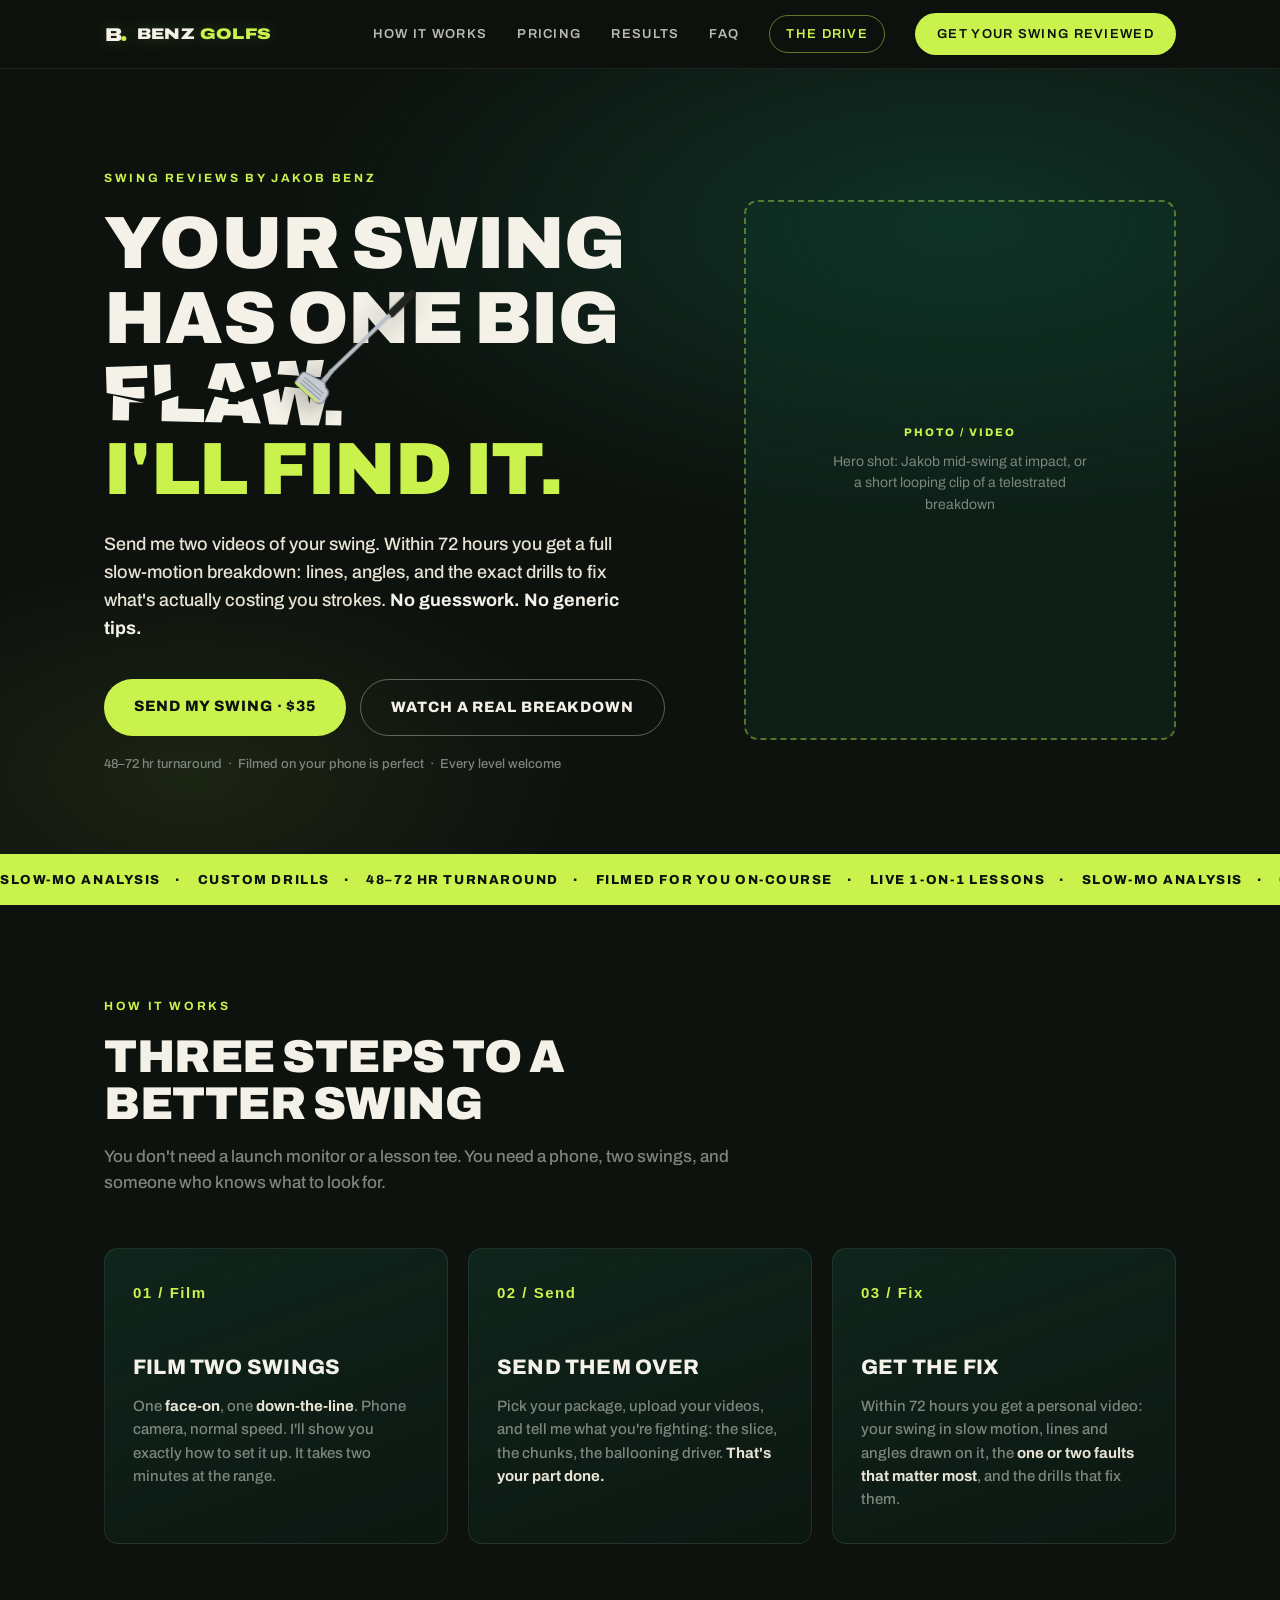
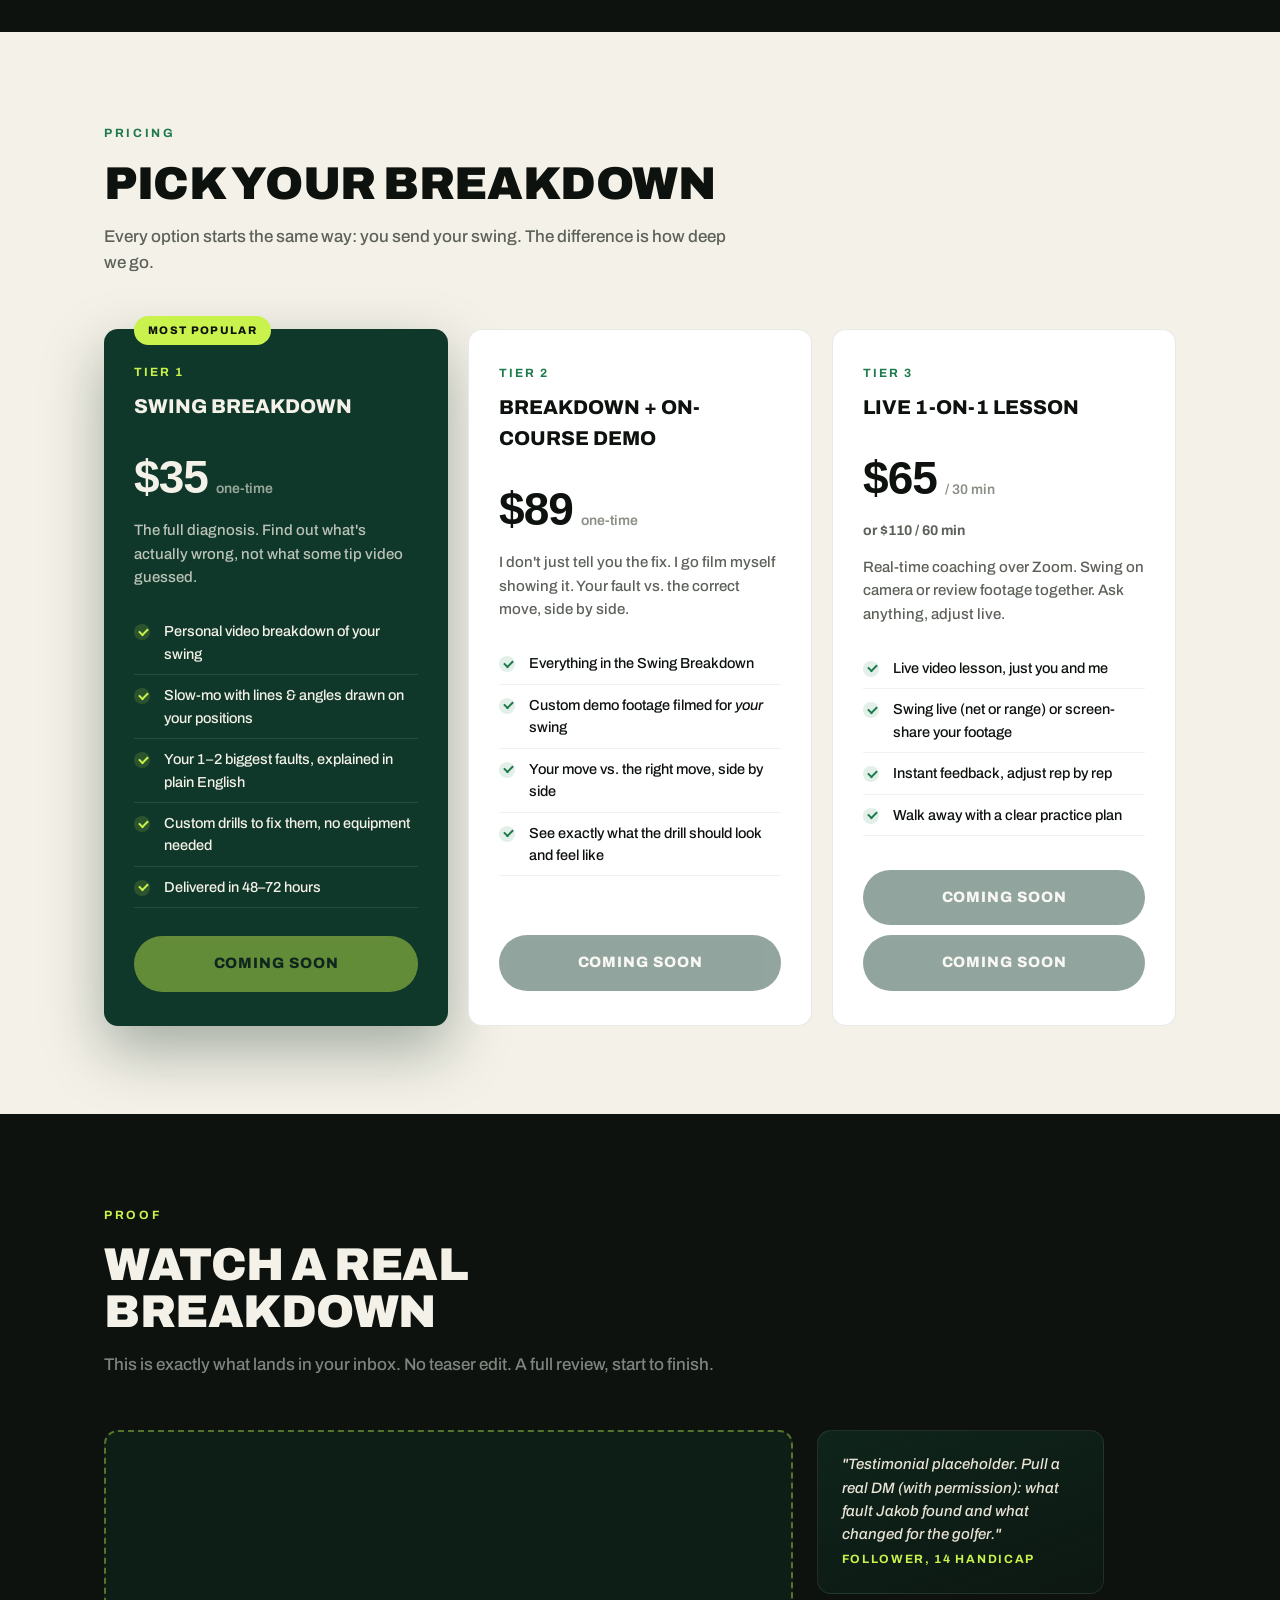
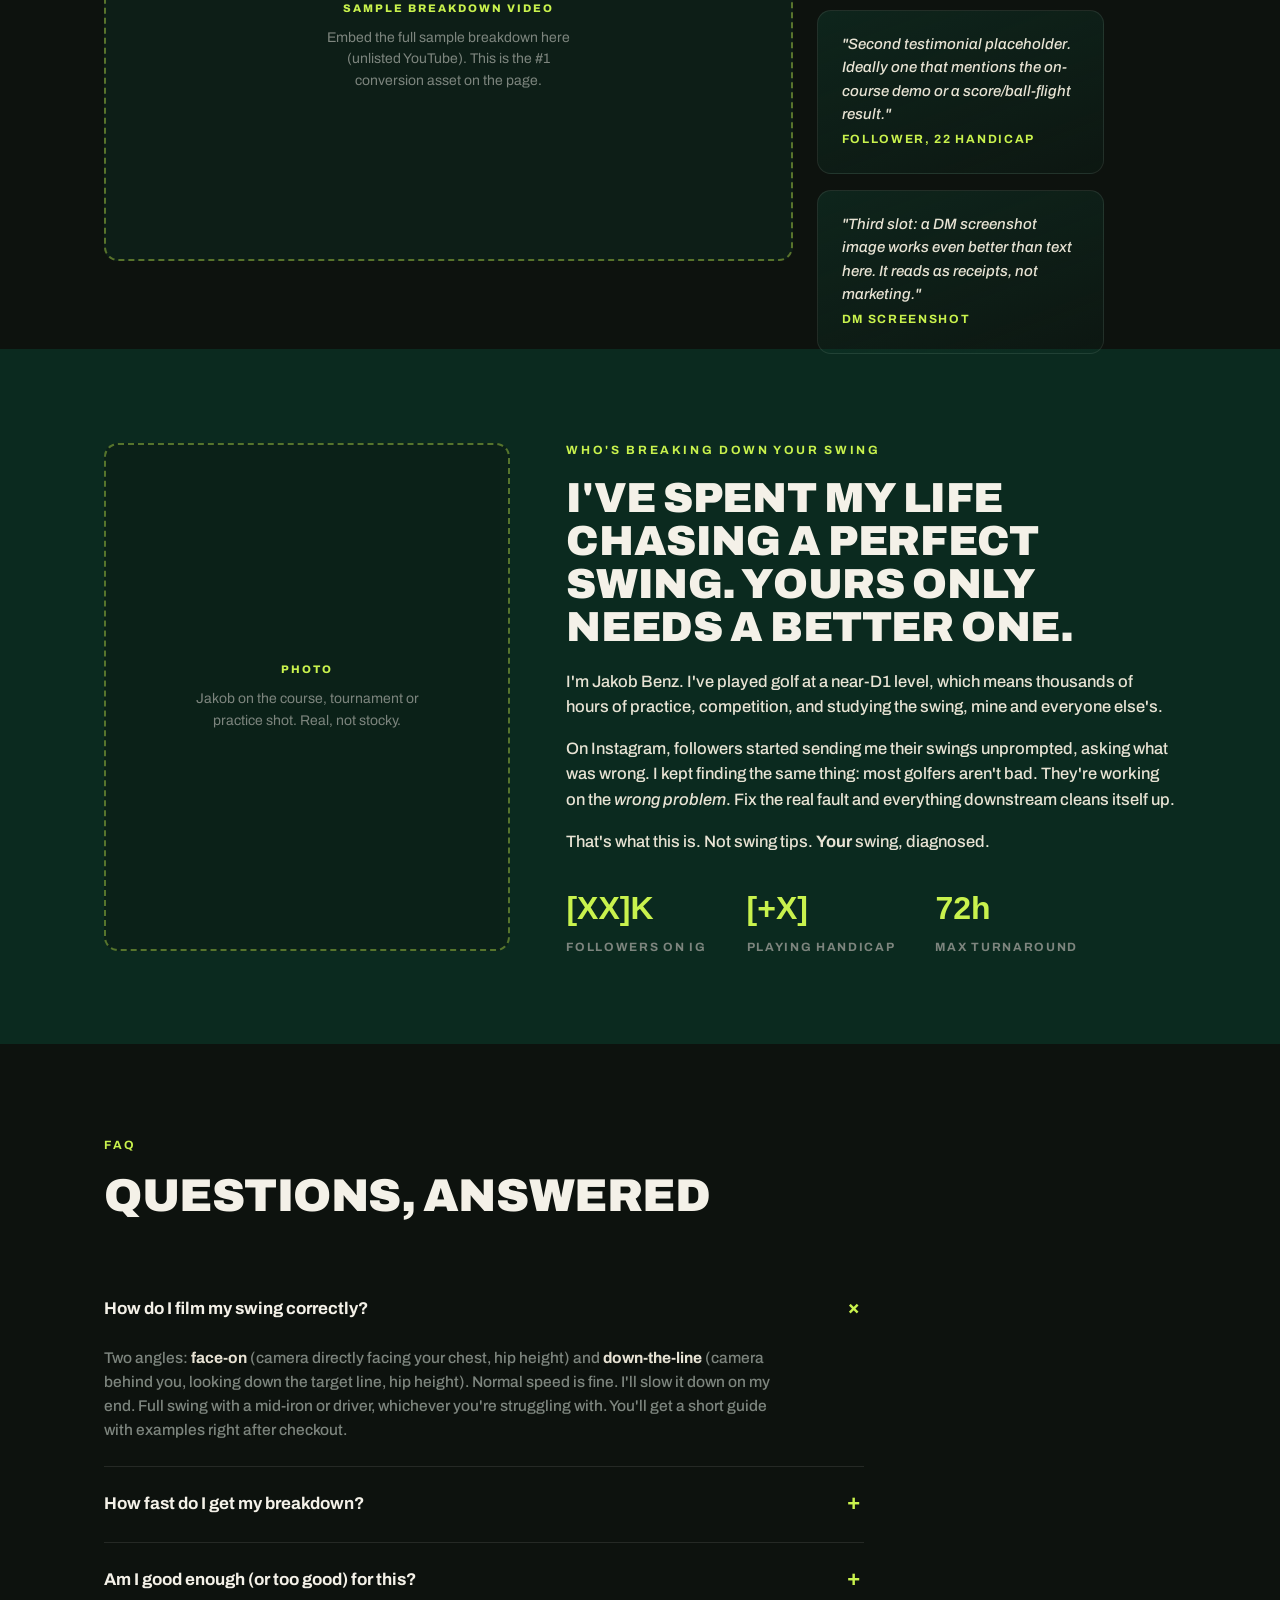
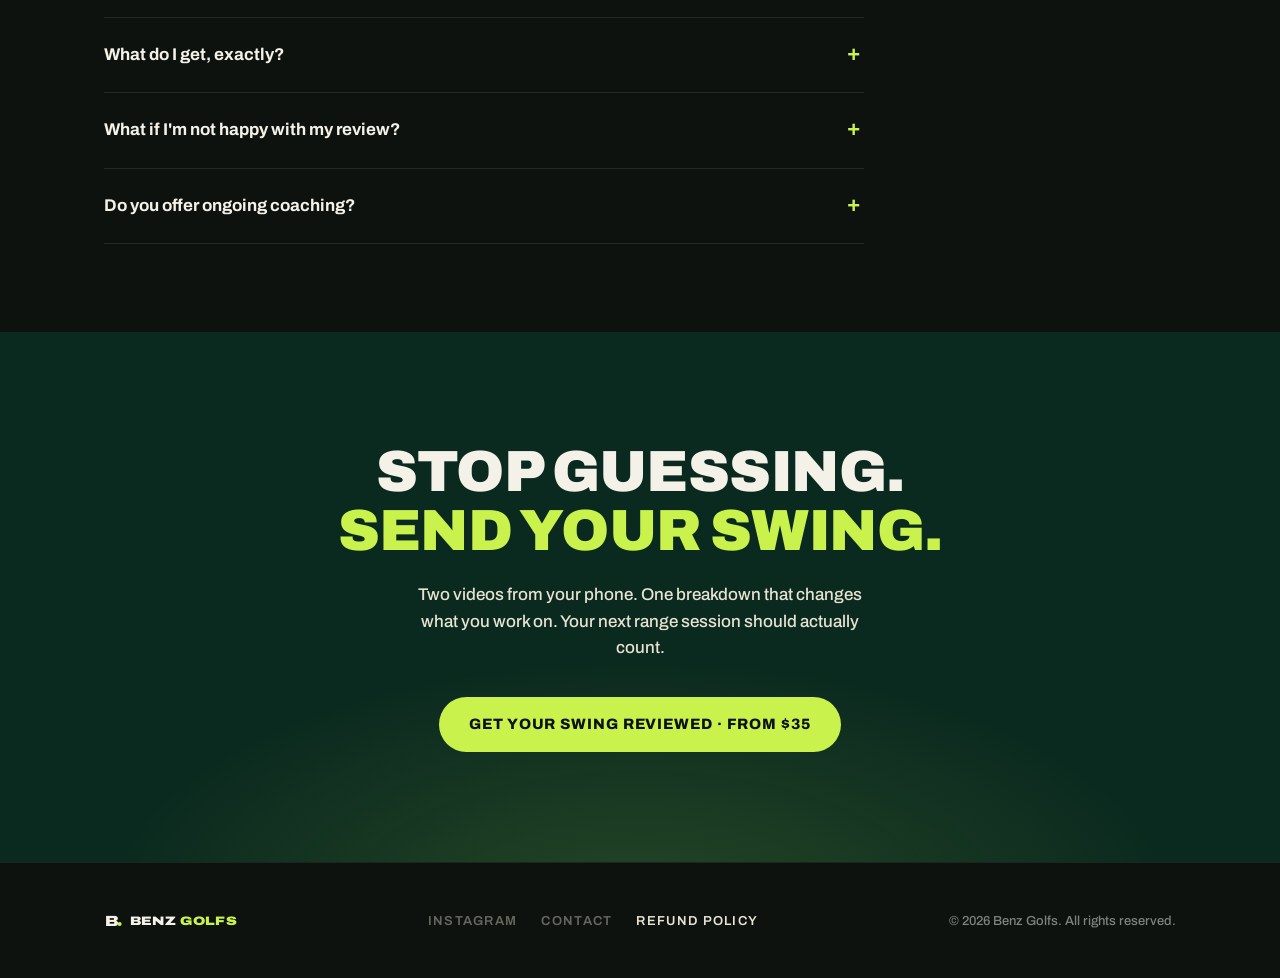
<file: index.html>
<!DOCTYPE html>
<html lang="en">
<head>
<meta charset="UTF-8">
<meta name="viewport" content="width=device-width, initial-scale=1.0">
<title>Benz Golfs | Send Your Swing. Get the Fix.</title>
<link rel="icon" type="image/png" href="[data-uri]">
<meta name="description" content="Benz Golfs: personal swing breakdowns from Jakob Benz. Send two videos of your swing and get a full video analysis of what's wrong and exactly how to fix it.">
<link rel="preconnect" href="https://fonts.googleapis.com">
<link rel="preconnect" href="https://fonts.gstatic.com" crossorigin>
<link href="https://fonts.googleapis.com/css2?family=Archivo:ital,wght@0,400;0,500;0,600;0,700;0,800;0,900;1,500&family=Archivo+Expanded:wght@700;800;900&display=swap" rel="stylesheet">
<style>
  :root {
    --ink: #0d120e;
    --pine: #10382a;
    --pine-deep: #0b2a1f;
    --cream: #f4f1e8;
    --cream-dim: #e8e3d4;
    --volt: #c9f24d;
    --volt-dim: #a8d434;
    --gray: #7d857e;
    --radius: 14px;
  }
  * { margin: 0; padding: 0; box-sizing: border-box; }
  html { scroll-behavior: smooth; }
  body {
    font-family: 'Archivo', -apple-system, BlinkMacSystemFont, 'Segoe UI', sans-serif;
    background: var(--ink);
    color: var(--cream);
    line-height: 1.55;
    -webkit-font-smoothing: antialiased;
  }
  .display {
    font-family: 'Archivo Expanded', 'Archivo', sans-serif;
    font-weight: 900;
    text-transform: uppercase;
    letter-spacing: -0.01em;
    line-height: 1.02;
  }
  .wrap { max-width: 1120px; margin: 0 auto; padding: 0 24px; }
  .eyebrow {
    display: inline-block;
    font-size: 12px;
    font-weight: 700;
    text-transform: uppercase;
    letter-spacing: 0.22em;
    color: var(--volt);
    margin-bottom: 18px;
  }
  .btn {
    display: inline-block;
    font-family: 'Archivo', sans-serif;
    font-weight: 800;
    font-size: 15px;
    text-transform: uppercase;
    letter-spacing: 0.06em;
    text-decoration: none;
    padding: 16px 30px;
    border-radius: 999px;
    transition: transform .15s ease, box-shadow .15s ease;
    cursor: pointer;
    border: none;
  }
  .btn:hover { transform: translateY(-2px); }
  .btn-volt { background: var(--volt); color: var(--ink); box-shadow: 0 0 0 rgba(201,242,77,0); }
  .btn-volt:hover { box-shadow: 0 8px 28px rgba(201,242,77,0.35); }
  .btn-ghost { background: transparent; color: var(--cream); border: 1.5px solid rgba(244,241,232,0.35); }
  .btn-ghost:hover { border-color: var(--cream); }
  .btn.is-disabled, .btn.is-disabled:hover { opacity: 0.45; cursor: not-allowed; transform: none; box-shadow: none; }
  .btn-stack { display: flex; flex-direction: column; gap: 10px; }
  .foot-links a.is-disabled { opacity: 0.4; cursor: not-allowed; }
  .foot-links a.is-disabled:hover { color: var(--cream-dim); }
  details p a { color: var(--volt); font-weight: 700; text-decoration: none; border-bottom: 1px solid rgba(201,242,77,0.4); }
  details p a:hover { border-bottom-color: var(--volt); }

  /* ---------- NAV ---------- */
  nav {
    position: sticky; top: 0; z-index: 50;
    background: rgba(13,18,14,0.88);
    backdrop-filter: blur(12px);
    border-bottom: 1px solid rgba(244,241,232,0.08);
  }
  .nav-inner { display: flex; align-items: center; justify-content: space-between; height: 68px; }
  .wordmark {
    font-family: 'Archivo Expanded', sans-serif;
    font-weight: 900; font-size: 19px;
    text-transform: uppercase; letter-spacing: 0.02em;
    color: var(--cream); text-decoration: none;
    display: flex; align-items: center; gap: 9px;
  }
  .wordmark .tee {
    width: 11px; height: 11px; background: var(--volt);
    border-radius: 50%;
    box-shadow: 0 0 12px rgba(201,242,77,0.6);
  }
  .wordmark em { font-style: normal; color: var(--volt); }
  .nav-links { display: flex; align-items: center; gap: 30px; }
  .nav-links a {
    color: var(--cream); text-decoration: none;
    font-size: 13px; font-weight: 600;
    text-transform: uppercase; letter-spacing: 0.1em;
    opacity: 0.75; transition: opacity .15s;
  }
  .nav-links a:hover { opacity: 1; }
  .nav-links a.nav-cta { color: var(--ink); opacity: 1; }
  .nav-cta { padding: 11px 22px; font-size: 12px; }
  .nav-links a.drive-link { color: var(--volt); opacity: 1; border: 1.5px solid rgba(201,242,77,0.45); padding: 8px 16px; border-radius: 999px; }
  @media (max-width: 760px) { .nav-links { display: none; } }

  /* ---------- HERO ---------- */
  .hero {
    position: relative;
    background:
      radial-gradient(ellipse 80% 60% at 75% 20%, rgba(16,56,42,0.85), transparent 65%),
      radial-gradient(ellipse 50% 45% at 15% 90%, rgba(201,242,77,0.08), transparent 60%),
      var(--ink);
    padding: 96px 0 80px;
    overflow: hidden;
  }
  .hero-grid { display: grid; grid-template-columns: 1.15fr 0.85fr; gap: 56px; align-items: center; }
  .hero h1 { font-size: clamp(42px, 6vw, 74px); color: var(--cream); }
  .hero h1 .accent { color: var(--volt); }
  .hero-sub {
    margin-top: 24px; font-size: 18px; color: var(--cream-dim);
    max-width: 520px; font-weight: 500;
  }
  .hero-sub strong { color: var(--cream); }
  .hero-ctas { margin-top: 36px; display: flex; gap: 14px; flex-wrap: wrap; }
  .hero-note { margin-top: 18px; font-size: 13px; color: var(--gray); font-weight: 500; }
  .hero-media {
    aspect-ratio: 4/5; border-radius: var(--radius);
    border: 2px dashed rgba(201,242,77,0.4);
    background: rgba(16,56,42,0.35);
    display: flex; flex-direction: column; align-items: center; justify-content: center;
    gap: 10px; text-align: center; padding: 24px;
  }
  .placeholder-tag {
    font-size: 11px; font-weight: 800; letter-spacing: 0.18em;
    text-transform: uppercase; color: var(--volt);
  }
  .placeholder-desc { font-size: 14px; color: var(--gray); max-width: 260px; }
  @media (max-width: 860px) {
    .hero-grid { grid-template-columns: 1fr; }
    .hero-media { max-width: 380px; margin: 0 auto; }
  }

  /* ---------- TICKER ---------- */
  .ticker {
    background: var(--volt); color: var(--ink);
    padding: 13px 0; overflow: hidden; white-space: nowrap;
  }
  .ticker-track { display: inline-block; animation: scroll 28s linear infinite; }
  .ticker span {
    font-weight: 800; font-size: 13px; text-transform: uppercase;
    letter-spacing: 0.12em; margin-right: 14px;
  }
  .ticker .dot { margin-right: 14px; font-weight: 900; }
  @keyframes scroll { from { transform: translateX(0); } to { transform: translateX(-50%); } }

  /* ---------- SECTIONS ---------- */
  section { padding: 88px 0; }
  .sec-head { max-width: 640px; margin-bottom: 52px; }
  .sec-head h2 { font-size: clamp(30px, 4vw, 46px); }
  .sec-head p { margin-top: 16px; color: var(--gray); font-size: 17px; font-weight: 500; }

  /* ---------- HOW IT WORKS ---------- */
  .steps { display: grid; grid-template-columns: repeat(3, 1fr); gap: 20px; }
  .step {
    background: linear-gradient(160deg, rgba(16,56,42,0.5), rgba(16,56,42,0.15));
    border: 1px solid rgba(244,241,232,0.09);
    border-radius: var(--radius); padding: 32px 28px;
  }
  .step-num {
    font-family: 'Archivo Expanded', sans-serif;
    font-weight: 900; font-size: 15px; color: var(--volt);
    letter-spacing: 0.1em; margin-bottom: 46px; display: block;
  }
  .step h3 { font-size: 21px; font-weight: 800; text-transform: uppercase; letter-spacing: 0.01em; margin-bottom: 12px; }
  .step p { color: var(--gray); font-size: 15px; font-weight: 500; }
  .step p strong { color: var(--cream-dim); }
  @media (max-width: 760px) { .steps { grid-template-columns: 1fr; } }

  /* ---------- OFFERS ---------- */
  #offers { background: var(--cream); color: var(--ink); }
  #offers .sec-head h2 { color: var(--ink); }
  #offers .sec-head p { color: #5c6159; }
  #offers .eyebrow { color: #1c7a4d; }
  .cards { display: grid; grid-template-columns: repeat(3, 1fr); gap: 20px; align-items: stretch; }
  .card {
    background: #fff; border-radius: var(--radius);
    padding: 34px 30px; display: flex; flex-direction: column;
    border: 1px solid rgba(13,18,14,0.09);
    position: relative;
  }
  .card.featured {
    background: var(--pine); color: var(--cream);
    border: none;
    box-shadow: 0 24px 60px rgba(11,42,31,0.35);
  }
  .badge {
    position: absolute; top: -13px; left: 30px;
    background: var(--volt); color: var(--ink);
    font-size: 11px; font-weight: 800; text-transform: uppercase;
    letter-spacing: 0.12em; padding: 6px 14px; border-radius: 999px;
  }
  .card h3 { font-size: 20px; font-weight: 800; text-transform: uppercase; }
  .card .tier-tag { font-size: 12px; font-weight: 700; text-transform: uppercase; letter-spacing: 0.16em; color: #1c7a4d; margin-bottom: 10px; }
  .card.featured .tier-tag { color: var(--volt); }
  .price { margin: 20px 0 6px; display: flex; align-items: baseline; gap: 8px; }
  .price .amount { font-family: 'Archivo Expanded', sans-serif; font-weight: 900; font-size: 46px; letter-spacing: -0.02em; }
  .price .per { font-size: 14px; font-weight: 600; color: #8a9086; }
  .card.featured .price .per { color: rgba(244,241,232,0.6); }
  .card .blurb { font-size: 15px; font-weight: 500; color: #5c6159; margin-bottom: 22px; }
  .card.featured .blurb { color: rgba(244,241,232,0.75); }
  .card ul { list-style: none; margin-bottom: 28px; flex-grow: 1; }
  .card li {
    font-size: 14.5px; font-weight: 500; padding: 9px 0 9px 30px;
    position: relative; border-bottom: 1px solid rgba(13,18,14,0.06);
  }
  .card.featured li { border-bottom-color: rgba(244,241,232,0.1); }
  .card li::before {
    content: ""; position: absolute; left: 0; top: 13px;
    width: 16px; height: 16px; border-radius: 50%;
    background: rgba(28,122,77,0.12);
  }
  .card li::after {
    content: ""; position: absolute; left: 4.5px; top: 16.5px;
    width: 7px; height: 4px;
    border-left: 2px solid #1c7a4d; border-bottom: 2px solid #1c7a4d;
    transform: rotate(-45deg);
  }
  .card.featured li::before { background: rgba(201,242,77,0.15); }
  .card.featured li::after { border-color: var(--volt); }
  .card .btn { text-align: center; }
  .btn-pine { background: var(--pine); color: var(--cream); }
  .btn-pine:hover { box-shadow: 0 8px 24px rgba(16,56,42,0.3); }
  .duo-price { font-size: 14px; font-weight: 700; margin-top: 2px; color: #5c6159; }
  @media (max-width: 900px) { .cards { grid-template-columns: 1fr; max-width: 440px; margin: 0 auto; } }

  /* ---------- PROOF ---------- */
  .proof-grid { display: grid; grid-template-columns: 1.2fr 0.8fr; gap: 24px; }
  .proof-video {
    aspect-ratio: 16/10; border-radius: var(--radius);
    border: 2px dashed rgba(201,242,77,0.4);
    background: rgba(16,56,42,0.35);
    display: flex; flex-direction: column; align-items: center; justify-content: center;
    gap: 10px; text-align: center; padding: 24px;
  }
  .quotes { display: flex; flex-direction: column; gap: 16px; }
  .quote {
    background: linear-gradient(160deg, rgba(16,56,42,0.5), rgba(16,56,42,0.15));
    border: 1px solid rgba(244,241,232,0.09);
    border-radius: var(--radius); padding: 22px 24px;
  }
  .quote p { font-size: 15px; font-weight: 500; color: var(--cream-dim); font-style: italic; }
  .quote .who { margin-top: 12px; font-size: 12px; font-weight: 700; text-transform: uppercase; letter-spacing: 0.14em; color: var(--volt); font-style: normal; }
  @media (max-width: 860px) { .proof-grid { grid-template-columns: 1fr; } }

  /* ---------- ABOUT ---------- */
  #about { background: var(--pine-deep); }
  .about-grid { display: grid; grid-template-columns: 0.8fr 1.2fr; gap: 56px; align-items: center; }
  .about-media {
    aspect-ratio: 4/5; border-radius: var(--radius);
    border: 2px dashed rgba(201,242,77,0.4);
    background: rgba(13,18,14,0.35);
    display: flex; flex-direction: column; align-items: center; justify-content: center;
    gap: 10px; text-align: center; padding: 24px;
  }
  .about-copy h2 { font-size: clamp(28px, 3.6vw, 42px); margin-bottom: 20px; }
  .about-copy p { color: var(--cream-dim); font-size: 16.5px; font-weight: 500; margin-bottom: 16px; }
  .stat-row { display: flex; gap: 40px; margin-top: 30px; flex-wrap: wrap; }
  .stat .num { font-family: 'Archivo Expanded', sans-serif; font-weight: 900; font-size: 32px; color: var(--volt); }
  .stat .label { font-size: 12px; font-weight: 700; text-transform: uppercase; letter-spacing: 0.14em; color: var(--gray); margin-top: 4px; }
  @media (max-width: 860px) {
    .about-grid { grid-template-columns: 1fr; }
    .about-media { max-width: 340px; }
  }

  /* ---------- FAQ ---------- */
  .faq-list { max-width: 760px; }
  details {
    border-bottom: 1px solid rgba(244,241,232,0.1);
  }
  summary {
    cursor: pointer; list-style: none;
    padding: 24px 40px 24px 0;
    font-size: 17px; font-weight: 700;
    position: relative;
  }
  summary::-webkit-details-marker { display: none; }
  summary::after {
    content: "+"; position: absolute; right: 4px; top: 50%;
    transform: translateY(-50%);
    font-family: 'Archivo Expanded', sans-serif;
    font-weight: 900; font-size: 22px; color: var(--volt);
    transition: transform .2s;
  }
  details[open] summary::after { transform: translateY(-50%) rotate(45deg); }
  details p { padding: 0 0 24px; color: var(--gray); font-size: 15.5px; font-weight: 500; max-width: 680px; }
  details p strong { color: var(--cream-dim); }

  /* ---------- FINAL CTA ---------- */
  .final {
    background:
      radial-gradient(ellipse 70% 80% at 50% 110%, rgba(201,242,77,0.14), transparent 60%),
      var(--pine-deep);
    text-align: center; padding: 110px 0;
  }
  .final h2 { font-size: clamp(34px, 5vw, 58px); max-width: 760px; margin: 0 auto; }
  .final h2 .accent { color: var(--volt); }
  .final p { margin: 22px auto 36px; color: var(--cream-dim); font-size: 17px; font-weight: 500; max-width: 480px; }

  /* ---------- FOOTER ---------- */
  footer { padding: 44px 0; border-top: 1px solid rgba(244,241,232,0.08); }
  .foot-inner { display: flex; align-items: center; justify-content: space-between; flex-wrap: wrap; gap: 16px; }
  .foot-inner .small { font-size: 13px; color: var(--gray); font-weight: 500; }
  .foot-links { display: flex; gap: 24px; }
  .foot-links a { color: var(--cream-dim); text-decoration: none; font-size: 13px; font-weight: 600; text-transform: uppercase; letter-spacing: 0.1em; }
  .foot-links a:hover { color: var(--volt); }

  /* ---------- MOBILE TAB BAR ---------- */
  .tabbar { display: none; }
  @media (max-width: 760px) {
    body { padding-bottom: 92px; }
    section { padding: 60px 0; }
    .tabbar {
      display: flex; position: fixed; top: auto; bottom: 0; left: 0; right: 0; z-index: 60; border-bottom: none;
      background: rgba(13,18,14,0.97);
      backdrop-filter: blur(14px);
      border-top: 1px solid rgba(244,241,232,0.14);
      padding: 10px 4px calc(10px + env(safe-area-inset-bottom));
      justify-content: space-around; align-items: flex-end;
    }
    .tabbar a {
      display: flex; flex-direction: column; align-items: center; gap: 5px;
      flex: 1; text-decoration: none;
      color: var(--gray); font-size: 10px; font-weight: 700;
      letter-spacing: 0.06em; text-transform: uppercase;
      padding-top: 4px;
    }
    .tabbar a.active { color: var(--cream); }
    .tabbar a .tico { width: 20px; height: 20px; display: block; }
    .tabbar a .tico path, .tabbar a .tico rect, .tabbar a .tico circle { stroke: currentColor; }
    .tabbar .drive-tab { margin-top: -30px; color: var(--cream); }
    .tabbar .drive-tab .puck {
      width: 56px; height: 56px; border-radius: 50%;
      background: var(--volt); border: 4px solid var(--ink);
      display: flex; align-items: center; justify-content: center;
      box-shadow: 0 6px 22px rgba(201,242,77,0.45);
    }
    .tabbar .drive-tab .puck svg { width: 24px; height: 24px; }
  }

  /* ---------- CLUB SMASH INTRO ---------- */
  .flaw-word { position: relative; display: inline-block; }
  .flaw-word .shard { position: absolute; top: 0; left: 0; width: 100%; visibility: hidden; pointer-events: none; }
  .flaw-word.cracked .orig { visibility: hidden; }
  .flaw-word.cracked .shard { visibility: visible; }
  .flaw-word.cracked .shard-top {
    clip-path: polygon(0 0, 100% 0, 100% 40%, 74% 32%, 56% 54%, 35% 42%, 18% 60%, 0 48%);
    transform: translate(-3px, -5px) rotate(-1.8deg);
  }
  .flaw-word.cracked .shard-bot {
    clip-path: polygon(0 48%, 18% 60%, 35% 42%, 56% 54%, 74% 32%, 100% 40%, 100% 100%, 0 100%);
    transform: translate(4px, 4px) rotate(1.4deg);
  }
  #fly-club { position: fixed; left: 0; top: 0; z-index: 80; width: 44px; height: 160px; display: none; pointer-events: none; will-change: transform; filter: drop-shadow(0 6px 14px rgba(0,0,0,0.45)); }
  .debris { position: absolute; right: 12%; top: 34%; width: 7px; height: 7px; border-radius: 1px; pointer-events: none; z-index: 75; }
  .hero.shake { animation: heroshake .35s ease-out; }
  @keyframes heroshake {
    0%, 100% { transform: none; }
    20% { transform: translate(5px, -3px); }
    40% { transform: translate(-4px, 2px); }
    60% { transform: translate(2px, -1px); }
    80% { transform: translate(-1px, 1px); }
  }
  @media (max-width: 760px) { #fly-club { width: 34px; height: 124px; } }
</style>
</head>
<body>

<!-- ============ LOGO DEFS (Benz Golfs mark v1.0) ============ -->
<svg width="0" height="0" aria-hidden="true" style="position:absolute">
  <defs>
    <symbol id="bg-icon" viewBox="0 0 64 64">
      <text x="25" y="49" text-anchor="middle" fill="currentColor" style="font-family:'Archivo Expanded',Archivo,sans-serif;font-weight:900;font-stretch:125%;font-size:48px">B</text>
      <circle cx="51" cy="43.5" r="6.5" fill="var(--accent,#c9f24d)"/>
    </symbol>
    <symbol id="bg-lockup" viewBox="0 0 434 88">
      <g transform="translate(0,12)">
        <text x="25" y="49" text-anchor="middle" fill="currentColor" style="font-family:'Archivo Expanded',Archivo,sans-serif;font-weight:900;font-stretch:125%;font-size:48px">B</text>
        <circle cx="51" cy="43.5" r="6.5" fill="var(--accent,#c9f24d)"/>
      </g>
      <text x="84" y="58" style="font-family:'Archivo Expanded',Archivo,sans-serif;font-weight:900;font-stretch:125%;font-size:40px;letter-spacing:1px"><tspan fill="currentColor">BENZ </tspan><tspan fill="var(--golf,#c9f24d)">GOLFS</tspan></text>
    </symbol>
  </defs>
</svg>

<!-- ============ NAV ============ -->
<nav>
  <div class="wrap nav-inner">
    <a class="wordmark" href="#top" aria-label="Benz Golfs"><svg width="168" height="34" style="color:var(--cream);filter:drop-shadow(0 0 8px rgba(201,242,77,0.18))"><use href="#bg-lockup"/></svg></a>
    <div class="nav-links">
      <a href="#how">How It Works</a>
      <a href="#offers">Pricing</a>
      <a href="#proof">Results</a>
      <a href="#faq">FAQ</a>
      <a href="/drive/" class="drive-link">The Drive</a>
      <a href="#offers" class="btn btn-volt nav-cta">Get Your Swing Reviewed</a>
    </div>
  </div>
</nav>

<!-- ============ HERO ============ -->
<header class="hero" id="top">
  <div class="wrap hero-grid">
    <div>
      <span class="eyebrow">Swing Reviews by Jakob Benz</span>
      <h1 class="display">Your swing has one big <span class="flaw-word"><span class="orig">flaw.</span><span class="shard shard-top" aria-hidden="true">flaw.</span><span class="shard shard-bot" aria-hidden="true">flaw.</span></span><br><span class="accent">I'll find it.</span></h1>
      <p class="hero-sub">Send me two videos of your swing. Within 72 hours you get a full slow-motion breakdown: lines, angles, and the exact drills to fix what's actually costing you strokes. <strong>No guesswork. No generic tips.</strong></p>
      <div class="hero-ctas">
        <a href="#offers" class="btn btn-volt">Send My Swing · $35</a>
        <a href="#proof" class="btn btn-ghost">Watch a Real Breakdown</a>
      </div>
      <p class="hero-note">48–72 hr turnaround&nbsp;&nbsp;·&nbsp;&nbsp;Filmed on your phone is perfect&nbsp;&nbsp;·&nbsp;&nbsp;Every level welcome</p>
    </div>
    <!-- EDIT: HERO MEDIA. Replace the contents of this div with one <img> or a muted looping <video>.
         Keep the class "hero-media" on the wrapper; the image or video should fill it (width:100%; height:100%; object-fit:cover; border-radius:inherit).
         Once real media is in, remove the dashed border by adding style="border:none;padding:0" to the wrapper. -->
    <div class="hero-media">
      <span class="placeholder-tag">Photo / Video</span>
      <span class="placeholder-desc">Hero shot: Jakob mid-swing at impact, or a short looping clip of a telestrated breakdown</span>
    </div>
  </div>
</header>

<!-- ============ TICKER ============ -->
<div class="ticker" aria-hidden="true">
  <div class="ticker-track">
    <span>Slow-Mo Analysis</span><span class="dot">·</span>
    <span>Custom Drills</span><span class="dot">·</span>
    <span>48–72 HR Turnaround</span><span class="dot">·</span>
    <span>Filmed For You On-Course</span><span class="dot">·</span>
    <span>Live 1-on-1 Lessons</span><span class="dot">·</span>
    <span>Slow-Mo Analysis</span><span class="dot">·</span>
    <span>Custom Drills</span><span class="dot">·</span>
    <span>48–72 HR Turnaround</span><span class="dot">·</span>
    <span>Filmed For You On-Course</span><span class="dot">·</span>
    <span>Live 1-on-1 Lessons</span><span class="dot">·</span>
  </div>
</div>

<!-- ============ HOW IT WORKS ============ -->
<section id="how">
  <div class="wrap">
    <div class="sec-head">
      <span class="eyebrow">How It Works</span>
      <h2 class="display">Three steps to a better swing</h2>
      <p>You don't need a launch monitor or a lesson tee. You need a phone, two swings, and someone who knows what to look for.</p>
    </div>
    <div class="steps">
      <div class="step">
        <span class="step-num">01 / Film</span>
        <h3>Film two swings</h3>
        <p>One <strong>face-on</strong>, one <strong>down-the-line</strong>. Phone camera, normal speed. I'll show you exactly how to set it up. It takes two minutes at the range.</p>
      </div>
      <div class="step">
        <span class="step-num">02 / Send</span>
        <h3>Send them over</h3>
        <p>Pick your package, upload your videos, and tell me what you're fighting: the slice, the chunks, the ballooning driver. <strong>That's your part done.</strong></p>
      </div>
      <div class="step">
        <span class="step-num">03 / Fix</span>
        <h3>Get the fix</h3>
        <p>Within 72 hours you get a personal video: your swing in slow motion, lines and angles drawn on it, the <strong>one or two faults that matter most</strong>, and the drills that fix them.</p>
      </div>
    </div>
  </div>
</section>

<!-- ============ OFFERS ============ -->
<section id="offers">
  <div class="wrap">
    <div class="sec-head">
      <span class="eyebrow">Pricing</span>
      <h2 class="display">Pick your breakdown</h2>
      <p>Every option starts the same way: you send your swing. The difference is how deep we go.</p>
    </div>
    <div class="cards">

      <div class="card featured">
        <span class="badge">Most Popular</span>
        <div>
          <div class="tier-tag">Tier 1</div>
          <h3>Swing Breakdown</h3>
          <div class="price"><span class="amount">$35</span><span class="per">one-time</span></div>
          <p class="blurb">The full diagnosis. Find out what's actually wrong, not what some tip video guessed.</p>
        </div>
        <ul>
          <li>Personal video breakdown of your swing</li>
          <li>Slow-mo with lines &amp; angles drawn on your positions</li>
          <li>Your 1–2 biggest faults, explained in plain English</li>
          <li>Custom drills to fix them, no equipment needed</li>
          <li>Delivered in 48–72 hours</li>
        </ul>
        <a class="btn btn-volt" data-product="breakdown">Send My Swing</a>
      </div>

      <div class="card">
        <div>
          <div class="tier-tag">Tier 2</div>
          <h3>Breakdown + On-Course Demo</h3>
          <div class="price"><span class="amount">$89</span><span class="per">one-time</span></div>
          <p class="blurb">I don't just tell you the fix. I go film myself showing it. Your fault vs. the correct move, side by side.</p>
        </div>
        <ul>
          <li>Everything in the Swing Breakdown</li>
          <li>Custom demo footage filmed for <em>your</em> swing</li>
          <li>Your move vs. the right move, side by side</li>
          <li>See exactly what the drill should look and feel like</li>
        </ul>
        <a class="btn btn-pine" data-product="demo">Get the Full Treatment</a>
      </div>

      <div class="card">
        <div>
          <div class="tier-tag">Tier 3</div>
          <h3>Live 1-on-1 Lesson</h3>
          <div class="price"><span class="amount">$65</span><span class="per">/ 30 min</span></div>
          <div class="duo-price">or $110 / 60 min</div>
          <p class="blurb" style="margin-top:14px;">Real-time coaching over Zoom. Swing on camera or review footage together. Ask anything, adjust live.</p>
        </div>
        <ul>
          <li>Live video lesson, just you and me</li>
          <li>Swing live (net or range) or screen-share your footage</li>
          <li>Instant feedback, adjust rep by rep</li>
          <li>Walk away with a clear practice plan</li>
        </ul>
        <div class="btn-stack">
          <a class="btn btn-pine" data-product="zoom30">Book 30 Min · $65</a>
          <a class="btn btn-pine" data-product="zoom60">Book 60 Min · $110</a>
        </div>
      </div>

    </div>
  </div>
</section>

<!-- ============ PROOF ============ -->
<section id="proof">
  <div class="wrap">
    <div class="sec-head">
      <span class="eyebrow">Proof</span>
      <h2 class="display">Watch a real breakdown</h2>
      <p>This is exactly what lands in your inbox. No teaser edit. A full review, start to finish.</p>
    </div>
    <div class="proof-grid">
      <!-- EDIT: SAMPLE BREAKDOWN VIDEO. Replace the contents of this div with the unlisted YouTube embed:
           <iframe src="https://www.youtube.com/embed/VIDEO_ID" title="Sample swing breakdown" style="width:100%;height:100%;border:0;border-radius:inherit" allow="accelerometer; autoplay; clipboard-write; encrypted-media; gyroscope; picture-in-picture" allowfullscreen></iframe>
           Then add style="border:none;padding:0" to the wrapper to remove the dashed border. -->
      <div class="proof-video">
        <span class="placeholder-tag">Sample Breakdown Video</span>
        <span class="placeholder-desc">Embed the full sample breakdown here (unlisted YouTube). This is the #1 conversion asset on the page.</span>
      </div>
      <div class="quotes">
        <!-- EDIT: TESTIMONIAL 1. Replace the quote text and the attribution line. -->
        <div class="quote">
          <p>"Testimonial placeholder. Pull a real DM (with permission): what fault Jakob found and what changed for the golfer."</p>
          <span class="who">Follower, 14 handicap</span>
        </div>
        <!-- EDIT: TESTIMONIAL 2. Replace the quote text and the attribution line. -->
        <div class="quote">
          <p>"Second testimonial placeholder. Ideally one that mentions the on-course demo or a score/ball-flight result."</p>
          <span class="who">Follower, 22 handicap</span>
        </div>
        <!-- EDIT: TESTIMONIAL 3. Replace the quote text and the attribution line, or swap the <p> for an <img> of a DM screenshot. -->
        <div class="quote">
          <p>"Third slot: a DM screenshot image works even better than text here. It reads as receipts, not marketing."</p>
          <span class="who">DM screenshot</span>
        </div>
      </div>
    </div>
  </div>
</section>

<!-- ============ ABOUT ============ -->
<section id="about">
  <div class="wrap about-grid">
    <!-- EDIT: COURSE PHOTO. Replace the contents of this div with one <img> of Jakob on the course
         (width:100%; height:100%; object-fit:cover; border-radius:inherit) and add style="border:none;padding:0" to the wrapper. -->
    <div class="about-media">
      <span class="placeholder-tag">Photo</span>
      <span class="placeholder-desc">Jakob on the course, tournament or practice shot. Real, not stocky.</span>
    </div>
    <div class="about-copy">
      <span class="eyebrow">Who's Breaking Down Your Swing</span>
      <h2 class="display">I've spent my life chasing a perfect swing. Yours only needs a better one.</h2>
      <p>I'm Jakob Benz. I've played golf at a near-D1 level, which means thousands of hours of practice, competition, and studying the swing, mine and everyone else's.</p>
      <p>On Instagram, followers started sending me their swings unprompted, asking what was wrong. I kept finding the same thing: most golfers aren't bad. They're working on the <em>wrong problem</em>. Fix the real fault and everything downstream cleans itself up.</p>
      <p>That's what this is. Not swing tips. <strong>Your</strong> swing, diagnosed.</p>
      <div class="stat-row">
        <!-- EDIT: FOLLOWER COUNT. Replace [XX]K with the real number, e.g. 25K. -->
        <div class="stat"><div class="num">[XX]K</div><div class="label">Followers on IG</div></div>
        <!-- EDIT: HANDICAP. Replace [+X] with the real playing handicap, e.g. +2. -->
        <div class="stat"><div class="num">[+X]</div><div class="label">Playing handicap</div></div>
        <div class="stat"><div class="num">72h</div><div class="label">Max turnaround</div></div>
      </div>
    </div>
  </div>
</section>

<!-- ============ FAQ ============ -->
<section id="faq">
  <div class="wrap">
    <div class="sec-head">
      <span class="eyebrow">FAQ</span>
      <h2 class="display">Questions, answered</h2>
    </div>
    <div class="faq-list">
      <details open>
        <summary>How do I film my swing correctly?</summary>
        <p>Two angles: <strong>face-on</strong> (camera directly facing your chest, hip height) and <strong>down-the-line</strong> (camera behind you, looking down the target line, hip height). Normal speed is fine. I'll slow it down on my end. Full swing with a mid-iron or driver, whichever you're struggling with. You'll get a short guide with examples right after checkout.</p>
      </details>
      <details>
        <summary>How fast do I get my breakdown?</summary>
        <p>Within <strong>72 hours</strong> of your videos landing, usually faster. On-course demo packages can take a couple extra days since I film your demo footage personally.</p>
      </details>
      <details>
        <summary>Am I good enough (or too good) for this?</summary>
        <p>If you swing a golf club, you qualify. I've reviewed swings from beginners to single-digit handicaps. The faults change, the process doesn't: find the one thing costing you the most, fix that first.</p>
      </details>
      <details>
        <summary>What do I get, exactly?</summary>
        <p>A personal video: your swing in slow motion with lines and angles drawn on it, a plain-English explanation of your 1–2 biggest faults, and specific drills to fix them. It's yours to keep and rewatch. This isn't a template; every video is recorded from scratch for your swing.</p>
      </details>
      <details>
        <summary>What if I'm not happy with my review?</summary>
        <p>Tell me. If your breakdown didn't give you something clear and useful to work on, I'll re-review your swing or refund you. Simple as that.</p>
      </details>
      <details>
        <summary>Do you offer ongoing coaching?</summary>
        <p>Yes, soon. <a href="/drive/">The Drive</a> is a monthly program with ongoing video assessments and direct access. It is not open yet; you can join the waitlist on the program page. For now, plenty of golfers send a re-check breakdown a few weeks after their first one to confirm the fix is sticking.</p>
      </details>
    </div>
  </div>
</section>

<!-- ============ FINAL CTA ============ -->
<section class="final">
  <div class="wrap">
    <h2 class="display">Stop guessing.<br><span class="accent">Send your swing.</span></h2>
    <p>Two videos from your phone. One breakdown that changes what you work on. Your next range session should actually count.</p>
    <a href="#offers" class="btn btn-volt">Get Your Swing Reviewed · From $35</a>
  </div>
</section>

<!-- ============ FOOTER ============ -->
<footer>
  <div class="wrap foot-inner">
    <a class="wordmark" href="#top" aria-label="Benz Golfs"><svg width="133" height="27" style="color:var(--cream)"><use href="#bg-lockup"/></svg></a>
    <div class="foot-links">
      <a data-link="instagram">Instagram</a>
      <a data-link="contact">Contact</a>
      <a href="#faq">Refund Policy</a>
    </div>
    <span class="small">© 2026 Benz Golfs. All rights reserved.</span>
  </div>
</footer>

<nav class="tabbar" aria-label="Mobile navigation">
  <a href="/"><svg class="tico" viewBox="0 0 24 24" fill="none" stroke-width="2" stroke-linecap="round" stroke-linejoin="round"><path d="M3 11 L12 4 L21 11 M6 10 V20 H18 V10"/></svg><span>Home</span></a>
  <a href="#offers"><svg class="tico" viewBox="0 0 24 24" fill="none" stroke-width="2" stroke-linecap="round" stroke-linejoin="round"><path d="M12 3 H20 V11 L11 20 L3 12 Z"/><circle cx="16" cy="7" r="1.6"/></svg><span>Pricing</span></a>
  <a href="/drive/" class="drive-tab"><span class="puck"><svg viewBox="0 0 24 24" fill="none"><line x1="7" y1="21" x2="7" y2="3" stroke="#0d120e" stroke-width="2.4" stroke-linecap="round"/><g><rect x="7" y="3" width="5" height="5" fill="#0d120e"/><rect x="12" y="3" width="5" height="5" fill="none" stroke="#0d120e" stroke-width="1.2"/><rect x="7" y="8" width="5" height="5" fill="none" stroke="#0d120e" stroke-width="1.2"/><rect x="12" y="8" width="5" height="5" fill="#0d120e"/></g></svg></span><span>The Drive</span></a>
  <a href="#proof"><svg class="tico" viewBox="0 0 24 24" fill="none" stroke-width="2" stroke-linecap="round" stroke-linejoin="round"><rect x="3" y="4" width="18" height="14" rx="3"/><path d="M10 8.5 L15 11 L10 13.5 Z"/></svg><span>Results</span></a>
  <a href="#faq"><svg class="tico" viewBox="0 0 24 24" fill="none" stroke-width="2" stroke-linecap="round" stroke-linejoin="round"><path d="M8.5 9 A3.5 3.5 0 1 1 12 12.7 V14.4"/><circle cx="12" cy="18.4" r="0.8"/></svg><span>FAQ</span></a>
</nav>

<div id="fly-club" aria-hidden="true">
  <svg viewBox="0 0 44 160" width="100%" height="100%">
    <rect x="18.5" y="2" width="8" height="36" rx="4" fill="#20261f"/>
    <rect x="20.5" y="36" width="4" height="84" fill="#b9c0c7"/>
    <path d="M20.5 116 L24.5 116 L27 132 L25 133 L21.5 132 Z" fill="#aeb5bc"/>
    <path d="M25.8 130 L5 137 C3.5 137.6 3 139 3.2 141 L4.5 149 C4.8 150.8 6.2 152 8.2 152 L34 150 C37.5 149.6 39.5 147 38.8 143.5 L37.4 137.5 C36.7 134.5 34 132.6 30.5 133 Z" fill="#c6ccd2" stroke="#7e868e" stroke-width="1.2" stroke-linejoin="round"/>
    <line x1="8" y1="141" x2="33" y2="138.6" stroke="#8b939b" stroke-width="1"/>
    <line x1="8.4" y1="144.4" x2="34" y2="142" stroke="#8b939b" stroke-width="1"/>
    <line x1="8.8" y1="147.8" x2="34.6" y2="145.4" stroke="#8b939b" stroke-width="1"/>
    <path d="M6 151 L33 149" stroke="#c9f24d" stroke-width="2" stroke-linecap="round" fill="none"/>
  </svg>
</div>

<script>
(function () {
  var word, club;
  function crack(withFx) {
    word.classList.add('cracked');
    club.getAnimations().forEach(function (a) { a.cancel(); });
    word.appendChild(club);
    club.style.position = 'absolute';
    club.style.display = 'block';
    club.style.left = 'auto';
    club.style.right = '-38px';
    club.style.top = '-92px';
    club.style.transform = 'rotate(46deg)';
    if (withFx) {
      var hero = document.querySelector('.hero');
      hero.classList.add('shake');
      var colors = ['#c9f24d', '#f4f1e8', '#7d857e'];
      for (var i = 0; i < 9; i++) {
        var p = document.createElement('span');
        p.className = 'debris';
        p.style.background = colors[i % 3];
        word.appendChild(p);
        var ang = (-150 + Math.random() * 250) * Math.PI / 180;
        var d = 45 + Math.random() * 80;
        p.animate([
          { transform: 'translate(0,0) rotate(0deg)', opacity: 1 },
          { transform: 'translate(' + (Math.cos(ang) * d) + 'px,' + (Math.sin(ang) * d + 40) + 'px) rotate(' + (Math.random() * 540 - 270) + 'deg)', opacity: 0 }
        ], { duration: 650 + Math.random() * 350, easing: 'cubic-bezier(.2,.5,.7,1)', fill: 'forwards' });
        (function (el) { setTimeout(function () { el.remove(); }, 1100); })(p);
      }
    }
  }
  function fly() {
    var r = word.getBoundingClientRect();
    club.style.display = 'block';
    var startX = window.innerWidth + 200;
    var startY = Math.max(40, r.top - 220);
    var endX = r.right - 52;
    var endY = r.top - 78;
    var anim = club.animate([
      { transform: 'translate(' + startX + 'px,' + startY + 'px) rotate(-674deg)' },
      { transform: 'translate(' + endX + 'px,' + endY + 'px) rotate(46deg)' }
    ], { duration: 850, easing: 'cubic-bezier(.45,0,1,.6)', fill: 'forwards' });
    anim.onfinish = function () { crack(true); };
  }
  window.addEventListener('load', function () {
    word = document.querySelector('.flaw-word');
    club = document.getElementById('fly-club');
    if (!word || !club) return;
    if (window.matchMedia('(prefers-reduced-motion: reduce)').matches || !club.animate) {
      crack(false);
      return;
    }
    setTimeout(fly, 550);
  });
})();
</script>
<script src="/config.js"></script>
<script src="/assets/site.js"></script>
</body>
</html>
</file>
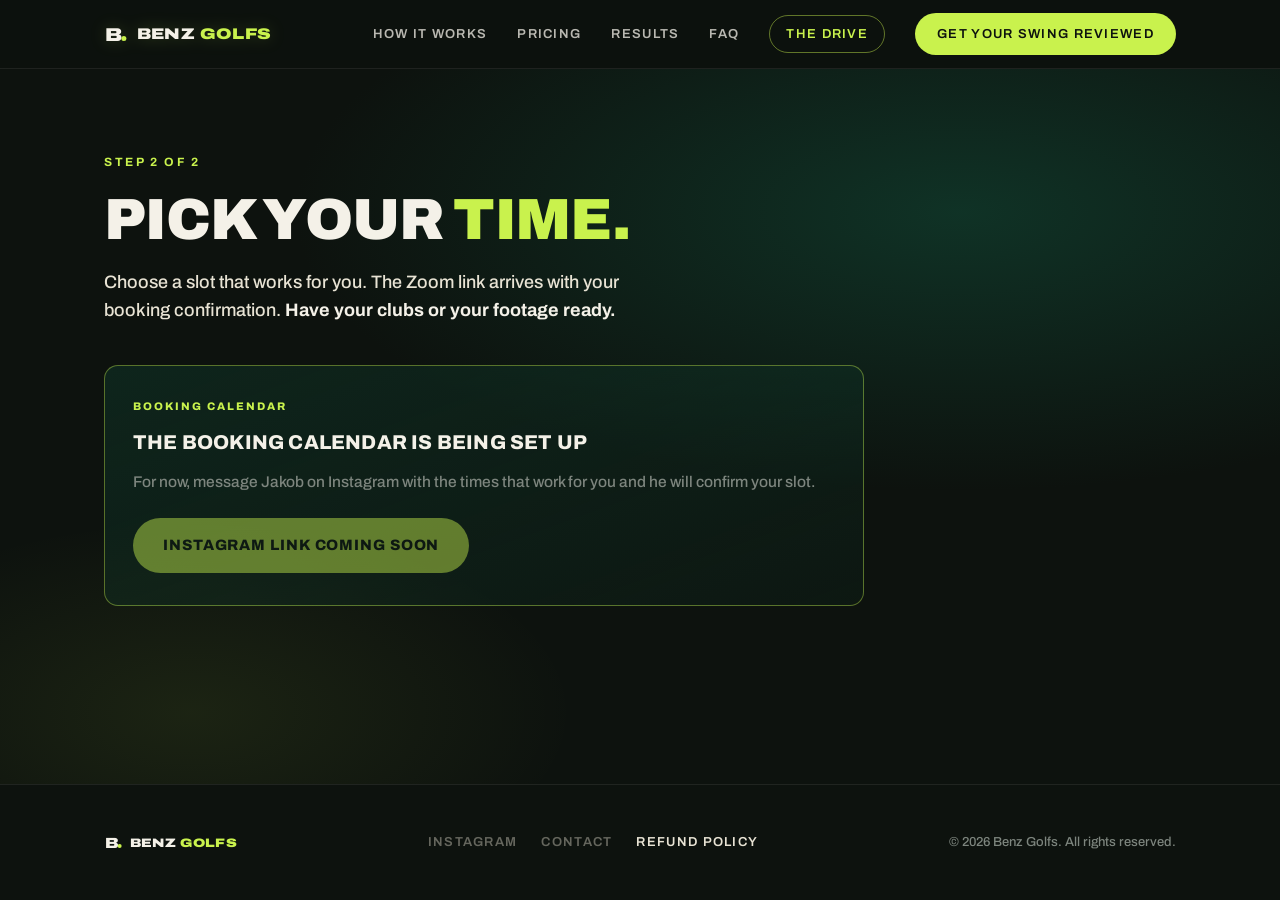
<file: book/index.html>
<!DOCTYPE html>
<html lang="en">
<head>
<meta charset="UTF-8">
<meta name="viewport" content="width=device-width, initial-scale=1.0">
<title>Book Your Lesson | Benz Golfs</title>
<meta name="description" content="Pick a time for your live 1-on-1 lesson with Jakob Benz.">
<meta name="robots" content="noindex">
<link rel="icon" type="image/png" href="[data-uri]">
<link rel="preconnect" href="https://fonts.googleapis.com">
<link rel="preconnect" href="https://fonts.gstatic.com" crossorigin>
<link href="https://fonts.googleapis.com/css2?family=Archivo:ital,wght@0,400;0,500;0,600;0,700;0,800;0,900;1,500&family=Archivo+Expanded:wght@700;800;900&display=swap" rel="stylesheet">
<link rel="stylesheet" href="/assets/site.css">
</head>
<body>

<!-- LOGO DEFS -->
<svg width="0" height="0" aria-hidden="true" style="position:absolute">
  <defs>
    <symbol id="bg-lockup" viewBox="0 0 434 88">
      <g transform="translate(0,12)">
        <text x="25" y="49" text-anchor="middle" fill="currentColor" style="font-family:'Archivo Expanded',Archivo,sans-serif;font-weight:900;font-stretch:125%;font-size:48px">B</text>
        <circle cx="51" cy="43.5" r="6.5" fill="var(--accent,#c9f24d)"/>
      </g>
      <text x="84" y="58" style="font-family:'Archivo Expanded',Archivo,sans-serif;font-weight:900;font-stretch:125%;font-size:40px;letter-spacing:1px"><tspan fill="currentColor">BENZ </tspan><tspan fill="var(--golf,#c9f24d)">GOLFS</tspan></text>
    </symbol>
  </defs>
</svg>

<!-- ============ NAV ============ -->
<nav class="topnav">
  <div class="wrap nav-inner">
    <a class="wordmark" href="/" aria-label="Benz Golfs"><svg width="168" height="34" style="color:var(--cream);filter:drop-shadow(0 0 8px rgba(201,242,77,0.18))"><use href="#bg-lockup"/></svg></a>
    <div class="nav-links">
      <a href="/#how">How It Works</a>
      <a href="/#offers">Pricing</a>
      <a href="/#proof">Results</a>
      <a href="/#faq">FAQ</a>
      <a href="/drive/" class="drive-link">The Drive</a>
      <a href="/#offers" class="btn btn-volt nav-cta">Get Your Swing Reviewed</a>
    </div>
  </div>
</nav>

<!-- ============ BOOKING ============ -->
<!-- Embeds Calendly (CALENDLY_URL in /config.js). -->
<main class="page" id="top">
  <div class="wrap">
    <div class="page-head">
      <span class="eyebrow">Step 2 of 2</span>
      <h1 class="display">Pick your <span class="accent">time.</span></h1>
      <p><span id="book-sub">Choose a slot that works for you.</span> The Zoom link arrives with your booking confirmation. <strong>Have your clubs or your footage ready.</strong></p>
    </div>

    <div id="book-slot"></div>
  </div>
</main>

<!-- ============ FOOTER ============ -->
<footer>
  <div class="wrap foot-inner">
    <a class="wordmark" href="/" aria-label="Benz Golfs"><svg width="133" height="27" style="color:var(--cream)"><use href="#bg-lockup"/></svg></a>
    <div class="foot-links">
      <a data-link="instagram">Instagram</a>
      <a data-link="contact">Contact</a>
      <a href="/#faq">Refund Policy</a>
    </div>
    <span class="small">© 2026 Benz Golfs. All rights reserved.</span>
  </div>
</footer>

<nav class="tabbar" aria-label="Mobile navigation">
  <a href="/"><svg class="tico" viewBox="0 0 24 24" fill="none" stroke-width="2" stroke-linecap="round" stroke-linejoin="round"><path d="M3 11 L12 4 L21 11 M6 10 V20 H18 V10"/></svg><span>Home</span></a>
  <a href="/#offers"><svg class="tico" viewBox="0 0 24 24" fill="none" stroke-width="2" stroke-linecap="round" stroke-linejoin="round"><path d="M12 3 H20 V11 L11 20 L3 12 Z"/><circle cx="16" cy="7" r="1.6"/></svg><span>Pricing</span></a>
  <a href="/drive/" class="drive-tab"><span class="puck"><svg viewBox="0 0 24 24" fill="none"><line x1="7" y1="21" x2="7" y2="3" stroke="#0d120e" stroke-width="2.4" stroke-linecap="round"/><g><rect x="7" y="3" width="5" height="5" fill="#0d120e"/><rect x="12" y="3" width="5" height="5" fill="none" stroke="#0d120e" stroke-width="1.2"/><rect x="7" y="8" width="5" height="5" fill="none" stroke="#0d120e" stroke-width="1.2"/><rect x="12" y="8" width="5" height="5" fill="#0d120e"/></g></svg></span><span>The Drive</span></a>
  <a href="/#proof"><svg class="tico" viewBox="0 0 24 24" fill="none" stroke-width="2" stroke-linecap="round" stroke-linejoin="round"><rect x="3" y="4" width="18" height="14" rx="3"/><path d="M10 8.5 L15 11 L10 13.5 Z"/></svg><span>Results</span></a>
  <a href="/#faq"><svg class="tico" viewBox="0 0 24 24" fill="none" stroke-width="2" stroke-linecap="round" stroke-linejoin="round"><path d="M8.5 9 A3.5 3.5 0 1 1 12 12.7 V14.4"/><circle cx="12" cy="18.4" r="0.8"/></svg><span>FAQ</span></a>
</nav>

<script src="/config.js"></script>
<script src="/assets/site.js"></script>
<script>
(function () {
  var cfg = window.BENZ_CONFIG || {};
  var slot = document.getElementById('book-slot');
  var url = (cfg.CALENDLY_URL || '').trim();
  var params = new URLSearchParams(window.location.search);
  var product = (params.get('product') || '').toLowerCase();
  var sub = document.getElementById('book-sub');
  if (product === 'zoom30') sub.textContent = 'Choose a 30 minute slot that works for you.';
  if (product === 'zoom60') sub.textContent = 'Choose a 60 minute slot that works for you.';

  if (url) {
    var wrap = document.createElement('div');
    wrap.className = 'embed';
    var iframe = document.createElement('iframe');
    var sep = url.indexOf('?') === -1 ? '?' : '&';
    iframe.src = url + sep + 'hide_gdpr_banner=1&background_color=0d120e&text_color=f4f1e8&primary_color=c9f24d';
    iframe.title = 'Book your lesson';
    iframe.height = '760';
    wrap.appendChild(iframe);
    slot.appendChild(wrap);
    return;
  }

  /* Fallback: the calendar is not set up yet. */
  var ig = (cfg.INSTAGRAM_URL || '').trim();
  var card = document.createElement('div');
  card.className = 'panel fallback';
  card.innerHTML =
    '<span class="placeholder-tag">Booking calendar</span>' +
    '<h2>The booking calendar is being set up</h2>' +
    '<p>For now, message Jakob on Instagram with the times that work for you and he will confirm your slot.</p>' +
    '<div class="actions"><a class="btn btn-volt" id="book-ig">Message Jakob on Instagram</a></div>';
  slot.appendChild(card);
  var a = document.getElementById('book-ig');
  if (ig) { a.setAttribute('href', ig); a.setAttribute('target', '_blank'); a.setAttribute('rel', 'noopener'); }
  else { a.classList.add('is-disabled'); a.setAttribute('aria-disabled', 'true'); a.textContent = 'Instagram link coming soon'; }
})();
</script>
</body>
</html>
</file>
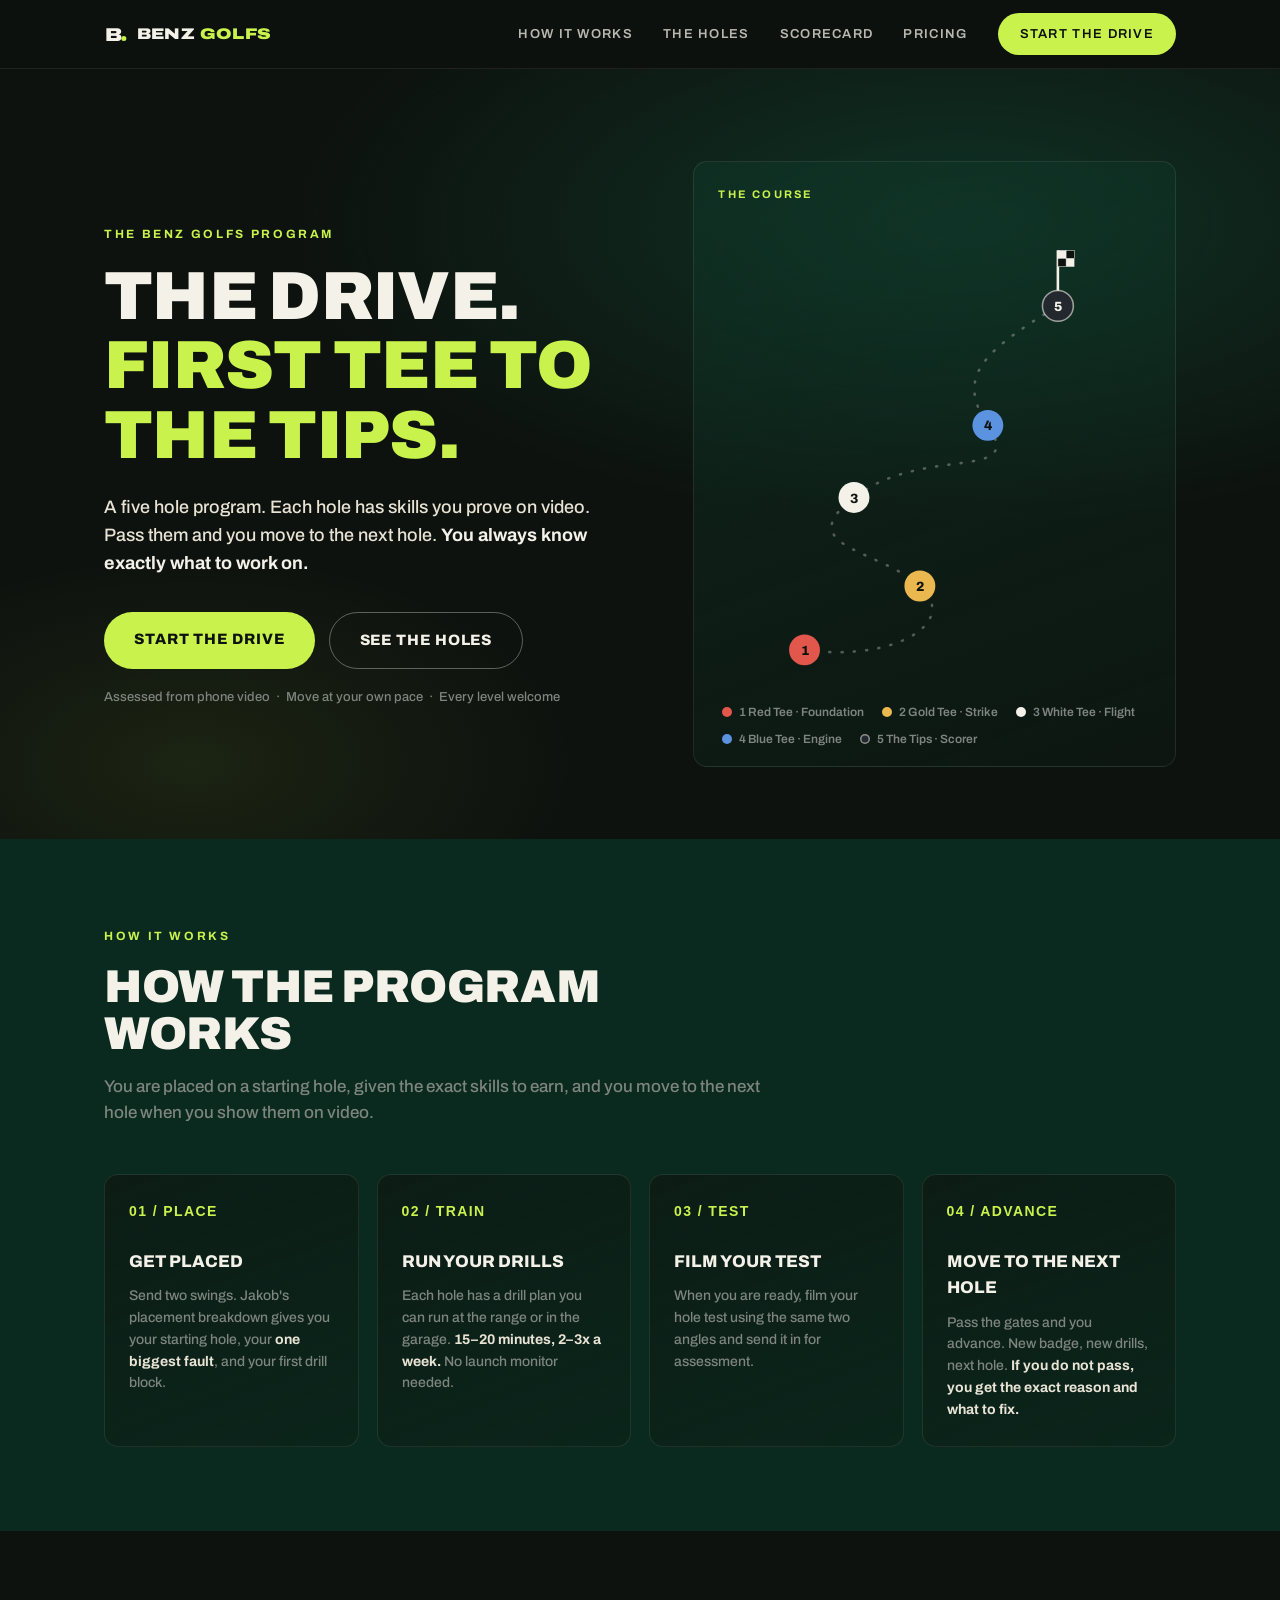
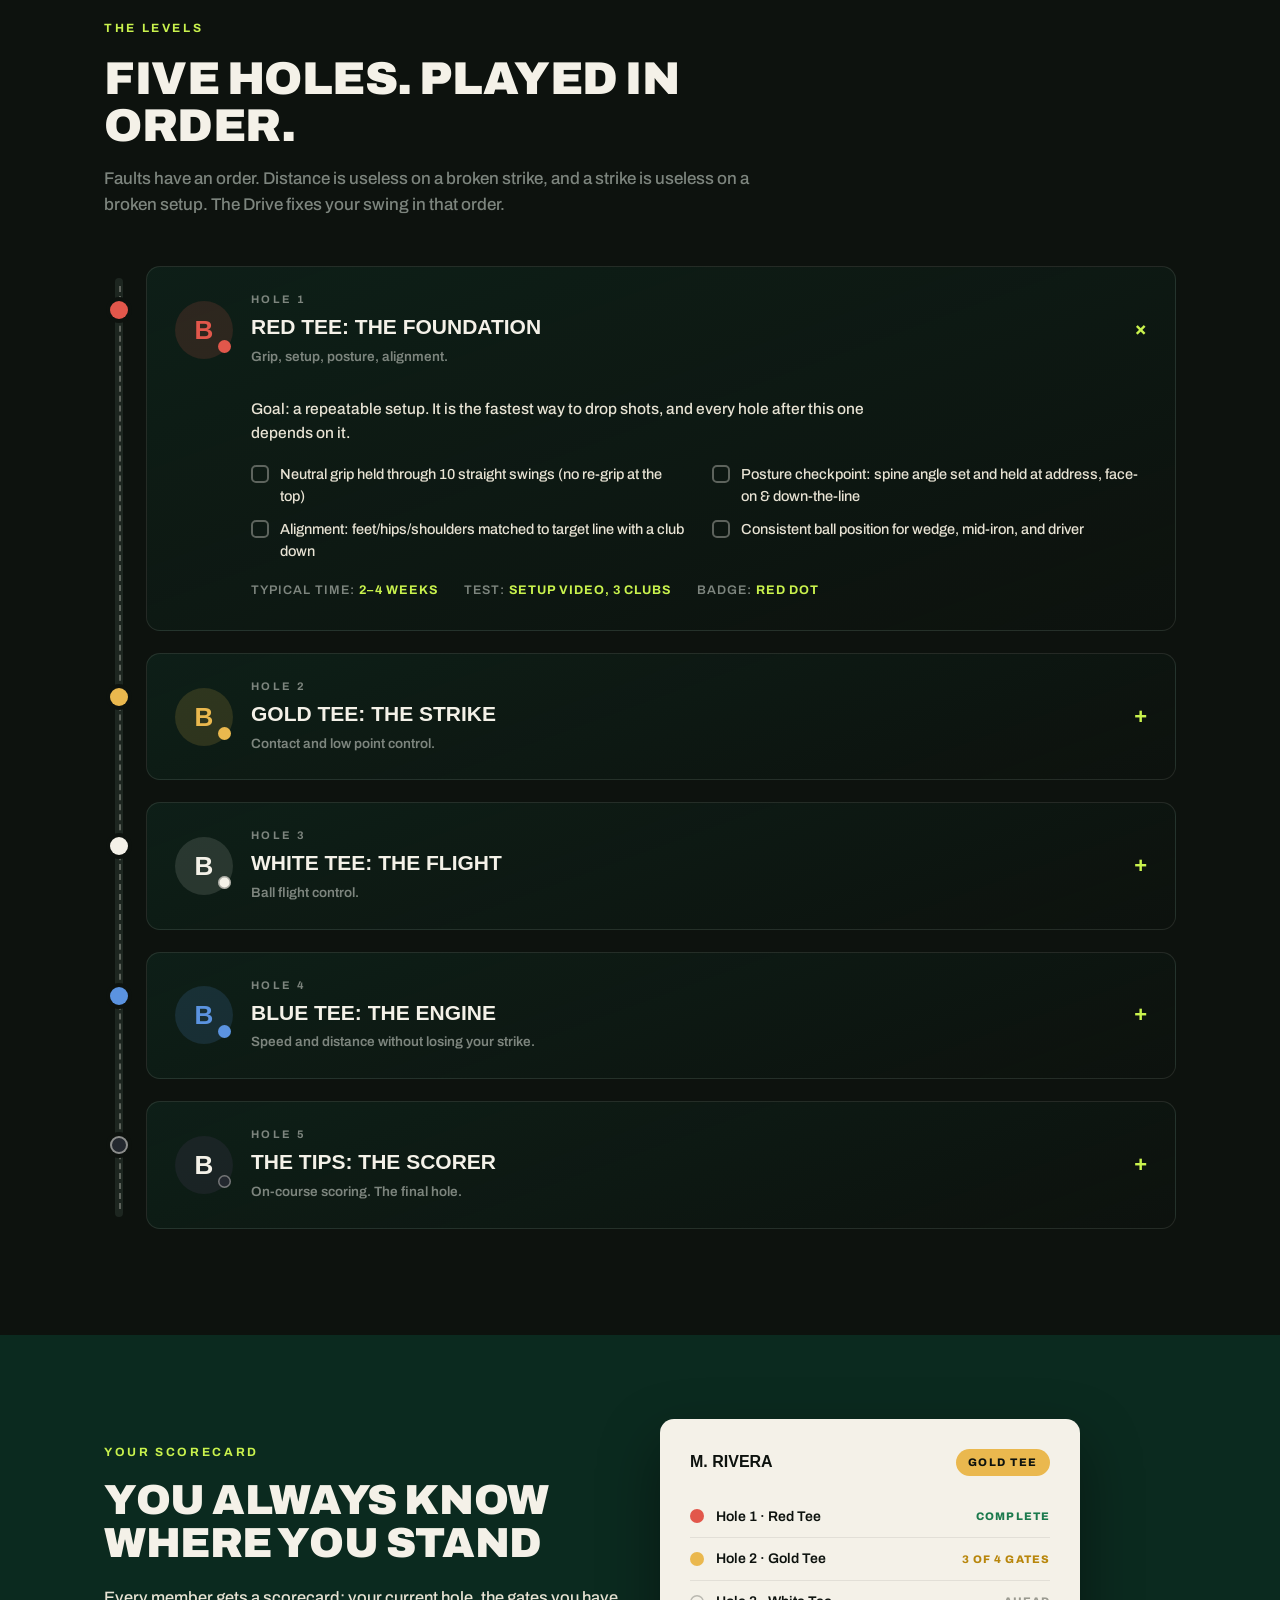
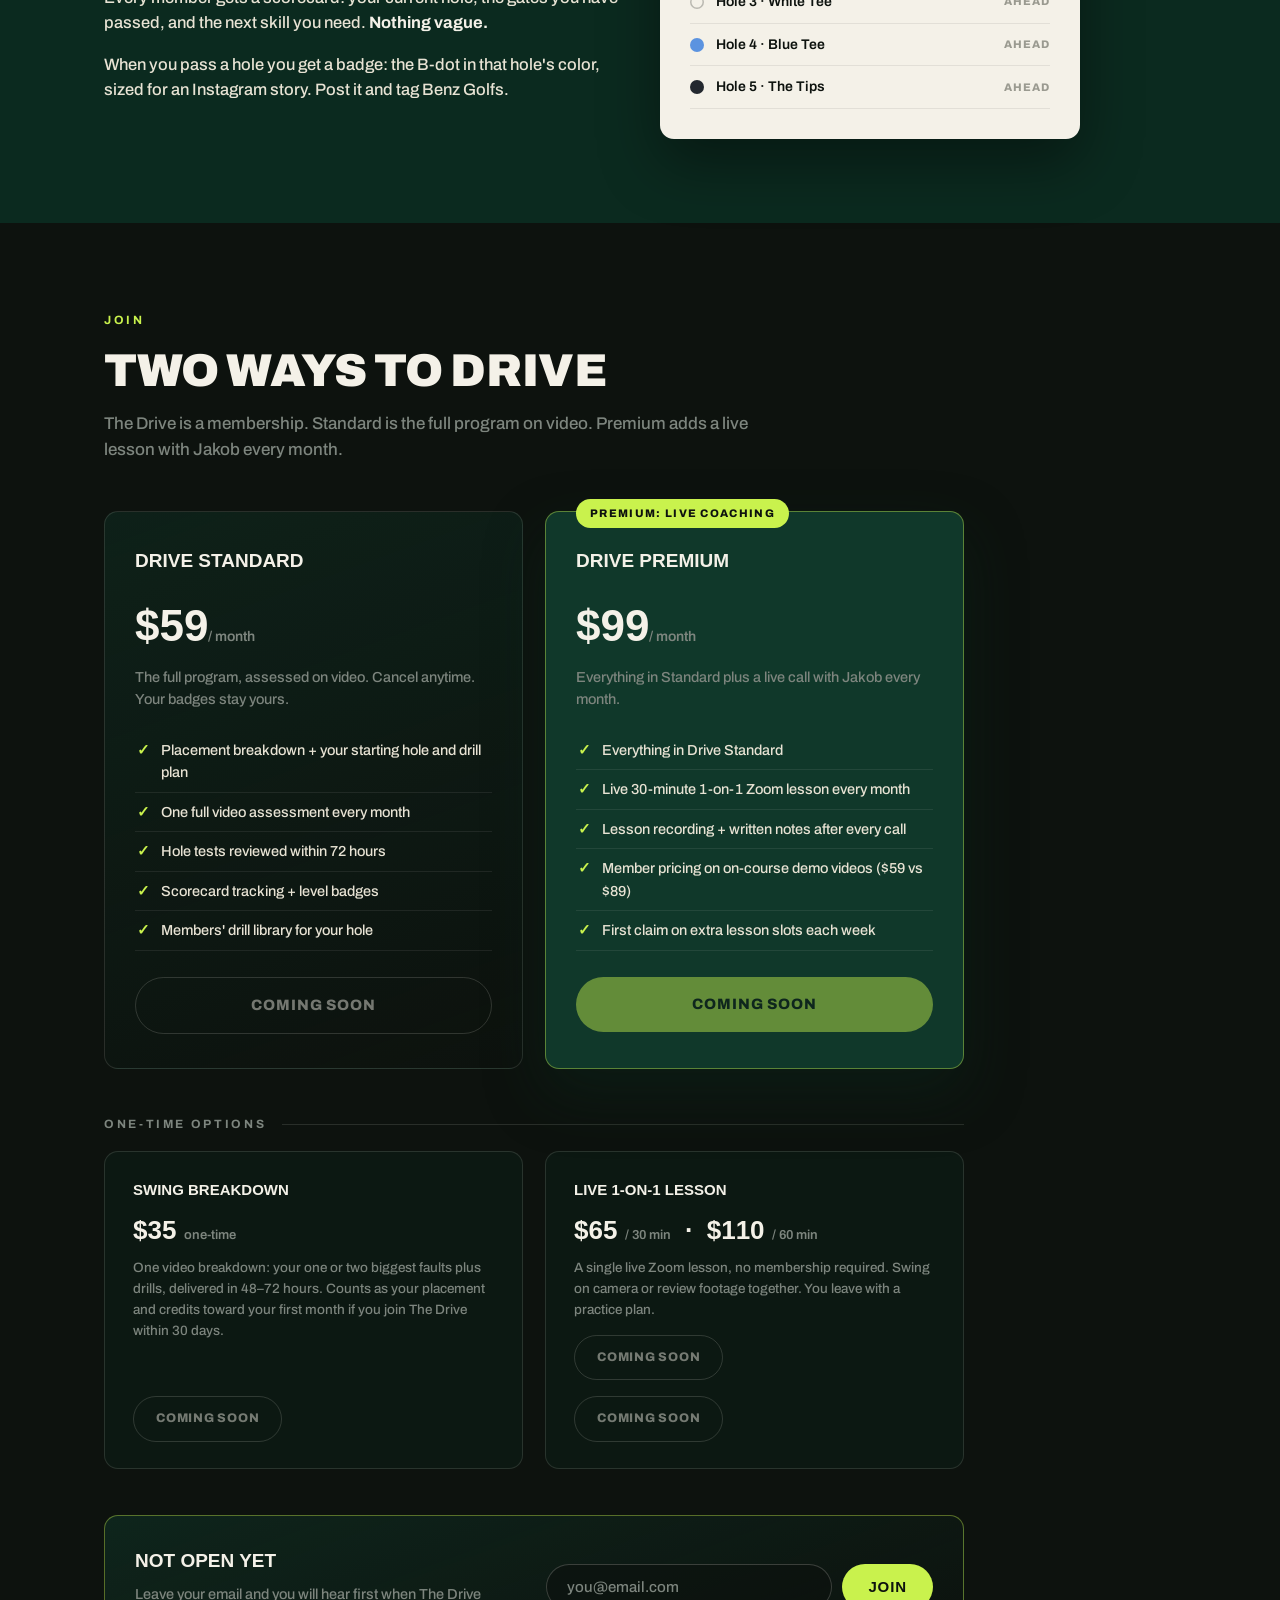
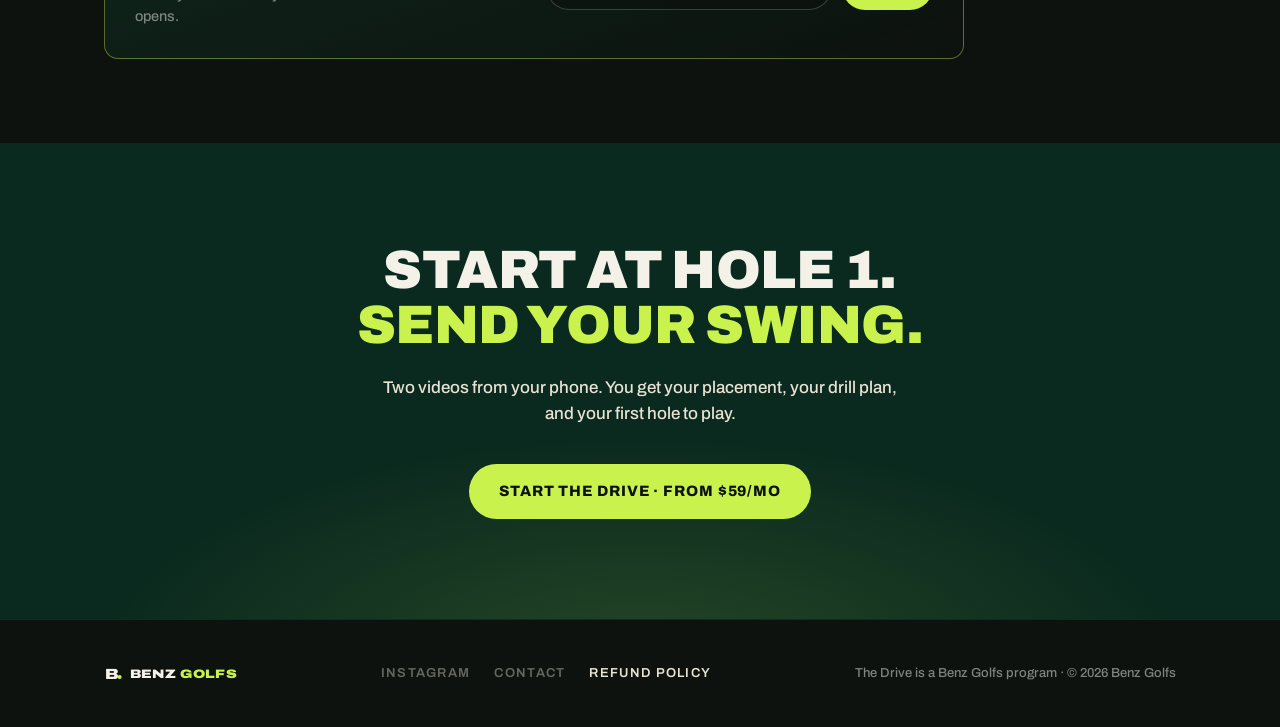
<file: drive/index.html>
<!DOCTYPE html>
<html lang="en">
<head>
<meta charset="UTF-8">
<meta name="viewport" content="width=device-width, initial-scale=1.0">
<title>The Drive | Benz Golfs Program</title>
<meta name="description" content="The Drive by Benz Golfs: a five hole swing program. Each hole has skill gates you pass on video, a drill plan, and a badge to earn.">
<link rel="icon" type="image/png" href="[data-uri]">
<link rel="preconnect" href="https://fonts.googleapis.com">
<link rel="preconnect" href="https://fonts.gstatic.com" crossorigin>
<link href="https://fonts.googleapis.com/css2?family=Archivo:ital,wght@0,400;0,500;0,600;0,700;0,800;0,900;1,500&family=Archivo+Expanded:wght@700;800;900&display=swap" rel="stylesheet">
<style>
  :root {
    --ink: #0d120e;
    --pine: #10382a;
    --pine-deep: #0b2a1f;
    --cream: #f4f1e8;
    --cream-dim: #e8e3d4;
    --volt: #c9f24d;
    --gray: #7d857e;
    --radius: 14px;
    /* level colors */
    --lv-red: #e2574b;
    --lv-gold: #eab84e;
    --lv-white: #f4f1e8;
    --lv-blue: #5b93e0;
    --lv-black: #23282f;
  }
  * { margin: 0; padding: 0; box-sizing: border-box; }
  html { scroll-behavior: smooth; }
  body {
    font-family: 'Archivo', -apple-system, BlinkMacSystemFont, 'Segoe UI', sans-serif;
    background: var(--ink);
    color: var(--cream);
    line-height: 1.55;
    -webkit-font-smoothing: antialiased;
  }
  .display {
    font-family: 'Archivo Expanded', 'Archivo', sans-serif;
    font-weight: 900;
    text-transform: uppercase;
    letter-spacing: -0.01em;
    line-height: 1.02;
  }
  .wrap { max-width: 1120px; margin: 0 auto; padding: 0 24px; }
  .eyebrow {
    display: inline-block; font-size: 12px; font-weight: 700;
    text-transform: uppercase; letter-spacing: 0.22em;
    color: var(--volt); margin-bottom: 18px;
  }
  .btn {
    display: inline-block; font-weight: 800; font-size: 15px;
    text-transform: uppercase; letter-spacing: 0.06em;
    text-decoration: none; padding: 16px 30px; border-radius: 999px;
    transition: transform .15s ease, box-shadow .15s ease;
    cursor: pointer; border: none;
  }
  .btn:hover { transform: translateY(-2px); }
  .btn-volt { background: var(--volt); color: var(--ink); }
  .btn-volt:hover { box-shadow: 0 8px 28px rgba(201,242,77,0.35); }
  .btn-ghost { background: transparent; color: var(--cream); border: 1.5px solid rgba(244,241,232,0.35); }
  .btn-ghost:hover { border-color: var(--cream); }
  .btn.is-disabled, .btn.is-disabled:hover { opacity: 0.45; cursor: not-allowed; transform: none; box-shadow: none; }
  .btn-stack { display: flex; flex-direction: column; gap: 10px; align-self: stretch; }
  .btn-stack .btn { text-align: center; }

  /* ---------- NAV ---------- */
  nav {
    position: sticky; top: 0; z-index: 50;
    background: rgba(13,18,14,0.88);
    backdrop-filter: blur(12px);
    border-bottom: 1px solid rgba(244,241,232,0.08);
  }
  .nav-inner { display: flex; align-items: center; justify-content: space-between; height: 68px; }
  .wordmark { display: flex; align-items: center; text-decoration: none; }
  .nav-links { display: flex; align-items: center; gap: 30px; }
  .nav-links a {
    color: var(--cream); text-decoration: none; font-size: 13px; font-weight: 600;
    text-transform: uppercase; letter-spacing: 0.1em; opacity: 0.75; transition: opacity .15s;
  }
  .nav-links a:hover { opacity: 1; }
  .nav-links a.nav-cta { color: var(--ink); opacity: 1; }
  .nav-cta { padding: 11px 22px; font-size: 12px; }
  @media (max-width: 760px) { .nav-links { display: none; } }

  /* ---------- HERO ---------- */
  .hero {
    position: relative;
    background:
      radial-gradient(ellipse 80% 60% at 75% 20%, rgba(16,56,42,0.85), transparent 65%),
      radial-gradient(ellipse 50% 45% at 15% 90%, rgba(201,242,77,0.08), transparent 60%),
      var(--ink);
    padding: 92px 0 72px;
    overflow: hidden;
  }
  .hero-grid { display: grid; grid-template-columns: 1.05fr 0.95fr; gap: 56px; align-items: center; }
  .hero h1 { font-size: clamp(40px, 5.6vw, 68px); color: var(--cream); }
  .hero h1 .accent { color: var(--volt); }
  .hero-sub { margin-top: 24px; font-size: 18px; color: var(--cream-dim); max-width: 520px; font-weight: 500; }
  .hero-sub strong { color: var(--cream); }
  .hero-ctas { margin-top: 34px; display: flex; gap: 14px; flex-wrap: wrap; }
  .hero-note { margin-top: 18px; font-size: 13px; color: var(--gray); font-weight: 500; }

  /* tee ladder visual */
  .ladder-visual {
    display: flex; flex-direction: column; gap: 12px;
    background: linear-gradient(160deg, rgba(16,56,42,0.5), rgba(16,56,42,0.12));
    border: 1px solid rgba(244,241,232,0.09);
    border-radius: var(--radius); padding: 28px;
  }
  .rung { display: flex; align-items: center; gap: 14px; padding: 10px 12px; border-radius: 10px; transition: background .2s; }
  .rung:hover { background: rgba(244,241,232,0.05); }
  .rung .tee { width: 22px; height: 22px; border-radius: 50%; flex-shrink: 0; box-shadow: 0 0 12px rgba(0,0,0,0.4); }
  .rung .tee.ring { box-shadow: inset 0 0 0 2px rgba(244,241,232,0.35); }
  .rung .rname { font-family: 'Archivo Expanded', sans-serif; font-weight: 900; text-transform: uppercase; font-size: 15px; letter-spacing: 0.02em; }
  .rung .rsub { font-size: 12.5px; color: var(--gray); font-weight: 600; margin-left: auto; text-align: right; }
  .ladder-visual .cap { font-size: 11px; font-weight: 700; letter-spacing: 0.2em; text-transform: uppercase; color: var(--volt); margin-bottom: 6px; }
  @media (max-width: 860px) { .hero-grid { grid-template-columns: 1fr; } }


  /* roadmap hero visual */
  .roadmap-visual {
    background: linear-gradient(160deg, rgba(16,56,42,0.5), rgba(16,56,42,0.12));
    border: 1px solid rgba(244,241,232,0.09);
    border-radius: var(--radius); padding: 24px 24px 8px;
  }
  .roadmap-visual .cap { font-size: 11px; font-weight: 700; letter-spacing: 0.2em; text-transform: uppercase; color: var(--volt); display:block; margin-bottom: 4px; }
  .roadmap-visual svg { width: 100%; height: auto; display: block; }
  .roadmap-visual .rlabel { font-family: 'Archivo Expanded', Archivo, sans-serif; font-weight: 900; font-size: 13px; letter-spacing: 0.06em; fill: var(--cream); text-transform: uppercase; }
  .roadmap-visual .rsub { font-family: Archivo, sans-serif; font-weight: 600; font-size: 9.5px; letter-spacing: 0.14em; fill: var(--gray); text-transform: uppercase; }


  .course-legend { display: flex; flex-wrap: wrap; gap: 8px 18px; padding: 12px 4px 10px; }
  .course-legend span { display: inline-flex; align-items: center; gap: 7px; font-size: 12px; font-weight: 600; color: var(--gray); }
  .course-legend i { width: 10px; height: 10px; border-radius: 50%; display: inline-block; }

  /* road spine through the stage cards */
  .road { position: relative; padding-left: 42px; }
  .road::before {
    content: ""; position: absolute; left: 11px; top: 12px; bottom: 12px;
    width: 8px; border-radius: 4px; background: #1d2620;
  }
  .road::after {
    content: ""; position: absolute; left: 14.5px; top: 20px; bottom: 20px;
    border-left: 2px dashed rgba(244,241,232,0.3);
  }
  .road details { position: relative; overflow: visible; }
  .road details::before {
    content: ""; position: absolute; left: -37px; top: 34px;
    width: 18px; height: 18px; border-radius: 50%; z-index: 2;
    box-shadow: 0 0 0 4px var(--ink);
  }
  .road details.lv-red::before { background: var(--lv-red); }
  .road details.lv-gold::before { background: var(--lv-gold); }
  .road details.lv-white::before { background: var(--lv-white); }
  .road details.lv-blue::before { background: var(--lv-blue); }
  .road details.lv-black::before { background: var(--lv-black); box-shadow: 0 0 0 4px var(--ink), inset 0 0 0 2px rgba(244,241,232,0.5); }
  @media (max-width: 700px) { .road { padding-left: 34px; } .road details::before { left: -30px; } }

  /* ---------- SECTIONS ---------- */
  section { padding: 84px 0; }
  .sec-head { max-width: 680px; margin-bottom: 48px; }
  .sec-head h2 { font-size: clamp(30px, 4vw, 46px); }
  .sec-head p { margin-top: 16px; color: var(--gray); font-size: 17px; font-weight: 500; }

  /* ---------- HOW ---------- */
  #how { background: var(--pine-deep); }
  .loop { display: grid; grid-template-columns: repeat(4, 1fr); gap: 18px; }
  .loop-step {
    background: linear-gradient(160deg, rgba(13,18,14,0.55), rgba(13,18,14,0.2));
    border: 1px solid rgba(244,241,232,0.09);
    border-radius: var(--radius); padding: 26px 24px;
  }
  .loop-step .n { font-family: 'Archivo Expanded', sans-serif; font-weight: 900; color: var(--volt); font-size: 14px; letter-spacing: 0.1em; display: block; margin-bottom: 26px; }
  .loop-step h3 { font-size: 17px; font-weight: 800; text-transform: uppercase; margin-bottom: 10px; }
  .loop-step p { color: var(--gray); font-size: 14px; font-weight: 500; }
  .loop-step p strong { color: var(--cream-dim); }
  @media (max-width: 860px) { .loop { grid-template-columns: 1fr 1fr; } }
  @media (max-width: 560px) { .loop { grid-template-columns: 1fr; } }

  /* ---------- LEVELS ---------- */
  .level {
    border-radius: var(--radius);
    border: 1px solid rgba(244,241,232,0.1);
    margin-bottom: 22px;
    overflow: hidden;
    background: linear-gradient(160deg, rgba(16,56,42,0.35), rgba(13,18,14,0.2));
  }
  .level-head {
    display: flex; align-items: center; gap: 18px;
    padding: 24px 28px; cursor: pointer; list-style: none;
  }
  .level-head::-webkit-details-marker { display: none; }
  .level-badge {
    width: 58px; height: 58px; border-radius: 50%; flex-shrink: 0;
    display: flex; align-items: center; justify-content: center;
    font-family: 'Archivo Expanded', sans-serif; font-weight: 900; font-size: 26px;
    position: relative;
  }
  .level-badge .dot {
    position: absolute; right: 2px; bottom: 6px;
    width: 13px; height: 13px; border-radius: 50%;
  }
  .level-title { flex-grow: 1; }
  .level-title .lv { font-size: 11px; font-weight: 700; letter-spacing: 0.22em; text-transform: uppercase; color: var(--gray); display: block; margin-bottom: 3px; }
  .level-title h3 { font-family: 'Archivo Expanded', sans-serif; font-weight: 900; text-transform: uppercase; font-size: 21px; }
  .level-title .tag { font-size: 13.5px; color: var(--gray); font-weight: 600; margin-top: 3px; }
  .level-open-ind { font-family: 'Archivo Expanded', sans-serif; font-weight: 900; font-size: 22px; color: var(--volt); transition: transform .2s; }
  details[open] .level-open-ind { transform: rotate(45deg); }
  .level-body { padding: 4px 28px 30px 104px; }
  .level-body .goal { font-size: 15.5px; color: var(--cream-dim); font-weight: 500; margin-bottom: 18px; max-width: 640px; }
  .gates { display: grid; grid-template-columns: 1fr 1fr; gap: 10px 26px; margin-bottom: 18px; }
  .gate { display: flex; gap: 11px; font-size: 14.5px; font-weight: 500; color: var(--cream-dim); align-items: flex-start; }
  .gate .box {
    width: 18px; height: 18px; border-radius: 5px; flex-shrink: 0; margin-top: 2px;
    border: 2px solid rgba(244,241,232,0.35);
  }
  .level-meta { display: flex; gap: 26px; flex-wrap: wrap; font-size: 12.5px; color: var(--gray); font-weight: 600; text-transform: uppercase; letter-spacing: 0.08em; }
  .level-meta b { color: var(--volt); }
  @media (max-width: 700px) {
    .level-body { padding-left: 28px; }
    .gates { grid-template-columns: 1fr; }
  }

  /* ---------- SCORECARD ---------- */
  #scorecard { background: var(--pine-deep); }
  .score-grid { display: grid; grid-template-columns: 1fr 1fr; gap: 40px; align-items: center; }
  .score-copy p { color: var(--cream-dim); font-size: 16.5px; font-weight: 500; margin-bottom: 16px; }
  .score-copy p strong { color: var(--cream); }
  .scard {
    background: var(--cream); color: var(--ink);
    border-radius: var(--radius); padding: 30px;
    box-shadow: 0 24px 60px rgba(0,0,0,0.4);
    max-width: 420px;
  }
  .scard .sc-head { display: flex; justify-content: space-between; align-items: center; margin-bottom: 20px; }
  .scard .sc-head .nm { font-family: 'Archivo Expanded', sans-serif; font-weight: 900; text-transform: uppercase; font-size: 16px; }
  .scard .sc-head .lvl { font-size: 11px; font-weight: 800; letter-spacing: 0.14em; text-transform: uppercase; background: var(--lv-gold); padding: 5px 12px; border-radius: 999px; }
  .sc-row { display: flex; align-items: center; gap: 12px; padding: 10px 0; border-bottom: 1px solid rgba(13,18,14,0.08); font-size: 14px; font-weight: 600; }
  .sc-row .t { width: 14px; height: 14px; border-radius: 50%; flex-shrink: 0; }
  .sc-row .st { margin-left: auto; font-size: 11px; font-weight: 800; letter-spacing: 0.1em; text-transform: uppercase; }
  .sc-row .st.done { color: #1c7a4d; }
  .sc-row .st.now { color: #b8860b; }
  .sc-row .st.next { color: #9a9a90; }
  @media (max-width: 860px) { .score-grid { grid-template-columns: 1fr; } }

  /* ---------- PRICING ---------- */
  .pr-grid { display: grid; grid-template-columns: 1fr 1fr; gap: 22px; max-width: 860px; }
  .pr-card {
    border: 1px solid rgba(244,241,232,0.12); border-radius: var(--radius);
    padding: 34px 30px;
    background: linear-gradient(160deg, rgba(16,56,42,0.4), rgba(13,18,14,0.2));
  }
  .pr-card.featured { background: var(--pine); border-color: rgba(201,242,77,0.4); box-shadow: 0 24px 60px rgba(11,42,31,0.4); position: relative; }
  .pr-card .badge {
    position: absolute; top: -13px; left: 30px;
    background: var(--volt); color: var(--ink);
    font-size: 11px; font-weight: 800; text-transform: uppercase;
    letter-spacing: 0.12em; padding: 6px 14px; border-radius: 999px;
  }
  .pr-card h3 { font-family: 'Archivo Expanded', sans-serif; font-weight: 900; text-transform: uppercase; font-size: 19px; }
  .pr-card .pp { margin: 16px 0 6px; }
  .pr-card .pp .amount { font-family: 'Archivo Expanded', sans-serif; font-weight: 900; font-size: 44px; }
  .pr-card .pp .per { font-size: 14px; color: var(--gray); font-weight: 600; }
  .pr-card .blurb { color: var(--gray); font-size: 14.5px; font-weight: 500; margin-bottom: 20px; }
  .pr-card ul { list-style: none; margin-bottom: 26px; }
  .pr-card li { font-size: 14.5px; font-weight: 500; padding: 8px 0 8px 26px; position: relative; border-bottom: 1px solid rgba(244,241,232,0.08); color: var(--cream-dim); }
  .pr-card li::before { content: "✓"; position: absolute; left: 2px; color: var(--volt); font-weight: 800; }
  @media (max-width: 760px) { .pr-grid { grid-template-columns: 1fr; } }
  .alacarte-label {
    max-width: 860px; margin: 46px 0 18px;
    display: flex; align-items: center; gap: 16px;
    font-size: 12px; font-weight: 700; letter-spacing: 0.22em;
    text-transform: uppercase; color: var(--gray);
  }
  .alacarte-label::after { content: ""; flex-grow: 1; height: 1px; background: rgba(244,241,232,0.12); }
  .oneoff-grid { display: grid; grid-template-columns: 1fr 1fr; gap: 22px; max-width: 860px; }
  .oneoff-card {
    border: 1px solid rgba(244,241,232,0.12); border-radius: var(--radius);
    padding: 26px 28px;
    background: rgba(16,56,42,0.18);
    display: flex; flex-direction: column; gap: 8px;
  }
  .oneoff-card h4 { font-family: 'Archivo Expanded', sans-serif; font-weight: 900; text-transform: uppercase; font-size: 15px; }
  .oneoff-card .op { font-family: 'Archivo Expanded', sans-serif; font-weight: 900; font-size: 26px; }
  .oneoff-card .op span { font-family: 'Archivo', sans-serif; font-size: 13px; color: var(--gray); font-weight: 600; }
  .oneoff-card p { font-size: 13.5px; color: var(--gray); font-weight: 500; flex-grow: 1; }
  .oneoff-card .btn { padding: 12px 22px; font-size: 12.5px; align-self: flex-start; margin-top: 6px; }
  @media (max-width: 760px) { .oneoff-grid { grid-template-columns: 1fr; } }

  /* ---------- WAITLIST ---------- */
  .waitlist {
    max-width: 860px; margin-top: 46px;
    border: 1px solid rgba(201,242,77,0.4); border-radius: var(--radius);
    padding: 30px; background: linear-gradient(160deg, rgba(16,56,42,0.5), rgba(13,18,14,0.2));
    display: grid; grid-template-columns: 1fr 1fr; gap: 24px; align-items: center;
  }
  .waitlist h3 { font-family: 'Archivo Expanded', sans-serif; font-weight: 900; text-transform: uppercase; font-size: 19px; margin-bottom: 8px; }
  .waitlist p { color: var(--gray); font-size: 14.5px; font-weight: 500; }
  .wl-form { display: flex; gap: 10px; }
  .wl-form input[type="email"] {
    flex-grow: 1; min-width: 0;
    font-family: 'Archivo', sans-serif; font-size: 15px; font-weight: 500;
    color: var(--cream); background: rgba(13,18,14,0.6);
    border: 1.5px solid rgba(244,241,232,0.2); border-radius: 999px; padding: 14px 20px;
  }
  .wl-form input[type="email"]:focus { outline: none; border-color: var(--volt); }
  .wl-form input::placeholder { color: var(--gray); }
  .wl-form .btn { padding: 14px 26px; }
  .wl-hp { position: absolute; left: -9999px; }
  .wl-done { display: none; color: var(--volt); font-weight: 700; font-size: 15px; }
  .waitlist.joined .wl-form { display: none; }
  .waitlist.joined .wl-done { display: block; }
  .waitlist iframe { width: 100%; border: 0; }
  @media (max-width: 760px) {
    .waitlist { grid-template-columns: 1fr; padding: 24px; }
    .wl-form { flex-direction: column; }
    .wl-form .btn { text-align: center; }
  }

  /* ---------- FINAL ---------- */
  .final {
    background:
      radial-gradient(ellipse 70% 80% at 50% 110%, rgba(201,242,77,0.14), transparent 60%),
      var(--pine-deep);
    text-align: center; padding: 100px 0;
  }
  .final h2 { font-size: clamp(32px, 4.8vw, 54px); max-width: 780px; margin: 0 auto; }
  .final h2 .accent { color: var(--volt); }
  .final p { margin: 22px auto 36px; color: var(--cream-dim); font-size: 17px; font-weight: 500; max-width: 520px; }

  footer { padding: 40px 0; border-top: 1px solid rgba(244,241,232,0.08); }
  .foot-inner { display: flex; align-items: center; justify-content: space-between; flex-wrap: wrap; gap: 16px; }
  .foot-inner .small { font-size: 13px; color: var(--gray); font-weight: 500; }
  .foot-links { display: flex; gap: 24px; }
  .foot-links a { color: var(--cream-dim); text-decoration: none; font-size: 13px; font-weight: 600; text-transform: uppercase; letter-spacing: 0.1em; }
  .foot-links a:hover { color: var(--volt); }
  .foot-links a.is-disabled { opacity: 0.4; cursor: not-allowed; }
  .foot-links a.is-disabled:hover { color: var(--cream-dim); }

  /* ---------- MOBILE TAB BAR ---------- */
  .tabbar { display: none; }
  @media (max-width: 760px) {
    body { padding-bottom: 92px; }
    section { padding: 60px 0; }
    .tabbar {
      display: flex; position: fixed; top: auto; bottom: 0; left: 0; right: 0; z-index: 60; border-bottom: none;
      background: rgba(13,18,14,0.97);
      backdrop-filter: blur(14px);
      border-top: 1px solid rgba(244,241,232,0.14);
      padding: 10px 4px calc(10px + env(safe-area-inset-bottom));
      justify-content: space-around; align-items: flex-end;
    }
    .tabbar a {
      display: flex; flex-direction: column; align-items: center; gap: 5px;
      flex: 1; text-decoration: none;
      color: var(--gray); font-size: 10px; font-weight: 700;
      letter-spacing: 0.06em; text-transform: uppercase;
      padding-top: 4px;
    }
    .tabbar a.active { color: var(--cream); }
    .tabbar a .tico { width: 20px; height: 20px; display: block; }
    .tabbar a .tico path, .tabbar a .tico rect, .tabbar a .tico circle { stroke: currentColor; }
    .tabbar .drive-tab { margin-top: -30px; color: var(--cream); }
    .tabbar .drive-tab .puck {
      width: 56px; height: 56px; border-radius: 50%;
      background: var(--volt); border: 4px solid var(--ink);
      display: flex; align-items: center; justify-content: center;
      box-shadow: 0 6px 22px rgba(201,242,77,0.45);
    }
    .tabbar .drive-tab .puck svg { width: 24px; height: 24px; }
  }
</style>
</head>
<body>
<!-- LOGO DEFS -->
<svg width="0" height="0" aria-hidden="true" style="position:absolute">
  <defs>
    <symbol id="bg-lockup" viewBox="0 0 434 88">
      <g transform="translate(0,12)">
        <text x="25" y="49" text-anchor="middle" fill="currentColor" style="font-family:'Archivo Expanded',Archivo,sans-serif;font-weight:900;font-stretch:125%;font-size:48px">B</text>
        <circle cx="51" cy="43.5" r="6.5" fill="var(--accent,#c9f24d)"/>
      </g>
      <text x="84" y="58" style="font-family:'Archivo Expanded',Archivo,sans-serif;font-weight:900;font-stretch:125%;font-size:40px;letter-spacing:1px"><tspan fill="currentColor">BENZ </tspan><tspan fill="var(--golf,#c9f24d)">GOLFS</tspan></text>
    </symbol>
  </defs>
</svg>

<!-- ============ NAV ============ -->
<nav>
  <div class="wrap nav-inner">
    <a class="wordmark" href="/" aria-label="Benz Golfs"><svg width="168" height="34" style="color:var(--cream)"><use href="#bg-lockup"/></svg></a>
    <div class="nav-links">
      <a href="#how">How It Works</a>
      <a href="#levels">The Holes</a>
      <a href="#scorecard">Scorecard</a>
      <a href="#join">Pricing</a>
      <a href="#join" class="btn btn-volt nav-cta">Start The Drive</a>
    </div>
  </div>
</nav>

<!-- ============ HERO ============ -->
<header class="hero" id="top">
  <div class="wrap hero-grid">
    <div>
      <span class="eyebrow">The Benz Golfs Program</span>
      <h1 class="display">The Drive.<br><span class="accent">First tee to the tips.</span></h1>
      <p class="hero-sub">A five hole program. Each hole has skills you prove on video. Pass them and you move to the next hole. <strong>You always know exactly what to work on.</strong></p>
      <div class="hero-ctas">
        <a href="#join" class="btn btn-volt">Start The Drive</a>
        <a href="#levels" class="btn btn-ghost">See the Holes</a>
      </div>
      <p class="hero-note">Assessed from phone video&nbsp;&nbsp;·&nbsp;&nbsp;Move at your own pace&nbsp;&nbsp;·&nbsp;&nbsp;Every level welcome</p>
    </div>
    <div class="roadmap-visual" aria-label="The five holes of The Drive">
      <span class="cap">The Course</span>
      <svg viewBox="0 0 420 470" fill="none" role="img">
        <!-- path -->
        <path d="M84,430 C170,442 236,404 196,368 C156,332 70,330 132,282 C200,230 300,268 262,212 C230,164 258,140 330,96" stroke="rgba(244,241,232,0.3)" stroke-width="2.5" stroke-dasharray="1 11" stroke-linecap="round"/>
        <!-- flag at the finish -->
        <line x1="330" y1="82" x2="330" y2="42" stroke="#f4f1e8" stroke-width="2.5"/>
        <g transform="translate(330,42)">
          <rect width="8" height="8" fill="#f4f1e8"/><rect x="8" width="8" height="8" fill="#0d120e" stroke="#f4f1e8" stroke-width="0.5"/>
          <rect y="8" width="8" height="8" fill="#0d120e" stroke="#f4f1e8" stroke-width="0.5"/><rect x="8" y="8" width="8" height="8" fill="#f4f1e8"/>
        </g>
        <!-- stops -->
        <g><circle cx="84" cy="430" r="15" fill="var(--lv-red)"/><text x="84" y="435" text-anchor="middle" fill="#0d120e" style="font-family:Archivo,sans-serif;font-weight:800;font-size:13px">1</text></g>
        <g><circle cx="196" cy="368" r="15" fill="var(--lv-gold)"/><text x="196" y="373" text-anchor="middle" fill="#0d120e" style="font-family:Archivo,sans-serif;font-weight:800;font-size:13px">2</text></g>
        <g><circle cx="132" cy="282" r="15" fill="var(--lv-white)"/><text x="132" y="287" text-anchor="middle" fill="#0d120e" style="font-family:Archivo,sans-serif;font-weight:800;font-size:13px">3</text></g>
        <g><circle cx="262" cy="212" r="15" fill="var(--lv-blue)"/><text x="262" y="217" text-anchor="middle" fill="#0d120e" style="font-family:Archivo,sans-serif;font-weight:800;font-size:13px">4</text></g>
        <g><circle cx="330" cy="96" r="15" fill="var(--lv-black)" stroke="rgba(244,241,232,0.6)" stroke-width="1.5"/><text x="330" y="101" text-anchor="middle" fill="#f4f1e8" style="font-family:Archivo,sans-serif;font-weight:800;font-size:13px">5</text></g>
      </svg>
      <div class="course-legend">
        <span><i style="background:var(--lv-red)"></i>1 Red Tee · Foundation</span>
        <span><i style="background:var(--lv-gold)"></i>2 Gold Tee · Strike</span>
        <span><i style="background:var(--lv-white)"></i>3 White Tee · Flight</span>
        <span><i style="background:var(--lv-blue)"></i>4 Blue Tee · Engine</span>
        <span><i style="background:var(--lv-black);box-shadow:inset 0 0 0 1.5px rgba(244,241,232,0.5)"></i>5 The Tips · Scorer</span>
      </div>
    </div>
  </div>
</header>

<!-- ============ HOW ============ -->
<section id="how">
  <div class="wrap">
    <div class="sec-head">
      <span class="eyebrow">How It Works</span>
      <h2 class="display">How the program works</h2>
      <p>You are placed on a starting hole, given the exact skills to earn, and you move to the next hole when you show them on video.</p>
    </div>
    <div class="loop">
      <div class="loop-step">
        <span class="n">01 / PLACE</span>
        <h3>Get placed</h3>
        <p>Send two swings. Jakob's placement breakdown gives you your starting hole, your <strong>one biggest fault</strong>, and your first drill block.</p>
      </div>
      <div class="loop-step">
        <span class="n">02 / TRAIN</span>
        <h3>Run your drills</h3>
        <p>Each hole has a drill plan you can run at the range or in the garage. <strong>15–20 minutes, 2–3x a week.</strong> No launch monitor needed.</p>
      </div>
      <div class="loop-step">
        <span class="n">03 / TEST</span>
        <h3>Film your test</h3>
        <p>When you are ready, film your hole test using the same two angles and send it in for assessment.</p>
      </div>
      <div class="loop-step">
        <span class="n">04 / ADVANCE</span>
        <h3>Move to the next hole</h3>
        <p>Pass the gates and you advance. New badge, new drills, next hole. <strong>If you do not pass, you get the exact reason and what to fix.</strong></p>
      </div>
    </div>
  </div>
</section>

<!-- ============ LEVELS ============ -->
<section id="levels">
  <div class="wrap">
    <div class="sec-head">
      <span class="eyebrow">The Levels</span>
      <h2 class="display">Five holes. Played in order.</h2>
      <p>Faults have an order. Distance is useless on a broken strike, and a strike is useless on a broken setup. The Drive fixes your swing in that order.</p>
    </div>

    <div class="road">
    <details class="level lv-red" open>
      <summary class="level-head">
        <span class="level-badge" style="background:rgba(226,87,75,0.15);color:var(--lv-red)">B<span class="dot" style="background:var(--lv-red)"></span></span>
        <span class="level-title">
          <span class="lv">Hole 1</span>
          <h3>Red Tee: The Foundation</h3>
          <span class="tag">Grip, setup, posture, alignment.</span>
        </span>
        <span class="level-open-ind">+</span>
      </summary>
      <div class="level-body">
        <p class="goal">Goal: a repeatable setup. It is the fastest way to drop shots, and every hole after this one depends on it.</p>
        <div class="gates">
          <div class="gate"><span class="box"></span>Neutral grip held through 10 straight swings (no re-grip at the top)</div>
          <div class="gate"><span class="box"></span>Posture checkpoint: spine angle set and held at address, face-on &amp; down-the-line</div>
          <div class="gate"><span class="box"></span>Alignment: feet/hips/shoulders matched to target line with a club down</div>
          <div class="gate"><span class="box"></span>Consistent ball position for wedge, mid-iron, and driver</div>
        </div>
        <div class="level-meta"><span>Typical time: <b>2–4 weeks</b></span><span>Test: <b>setup video, 3 clubs</b></span><span>Badge: <b>Red dot</b></span></div>
      </div>
    </details>

    <details class="level lv-gold">
      <summary class="level-head">
        <span class="level-badge" style="background:rgba(234,184,78,0.15);color:var(--lv-gold)">B<span class="dot" style="background:var(--lv-gold)"></span></span>
        <span class="level-title">
          <span class="lv">Hole 2</span>
          <h3>Gold Tee: The Strike</h3>
          <span class="tag">Contact and low point control.</span>
        </span>
        <span class="level-open-ind">+</span>
      </summary>
      <div class="level-body">
        <p class="goal">Goal: ball first, ground second, every time. Controlling your low point removes thin and fat shots.</p>
        <div class="gates">
          <div class="gate"><span class="box"></span>7/10 ball-first strikes with a mid-iron (towel or line drill on video)</div>
          <div class="gate"><span class="box"></span>Divot starts in front of the ball, not behind it</div>
          <div class="gate"><span class="box"></span>Weight on the lead side at impact, no hanging back</div>
          <div class="gate"><span class="box"></span>Centered face contact 6/10 (foot-spray or impact tape)</div>
        </div>
        <div class="level-meta"><span>Typical time: <b>4–8 weeks</b></span><span>Test: <b>10-ball strike test</b></span><span>Badge: <b>Gold dot</b></span></div>
      </div>
    </details>

    <details class="level lv-white">
      <summary class="level-head">
        <span class="level-badge" style="background:rgba(244,241,232,0.12);color:var(--lv-white)">B<span class="dot" style="background:var(--lv-white);box-shadow:inset 0 0 0 1.5px rgba(13,18,14,0.3)"></span></span>
        <span class="level-title">
          <span class="lv">Hole 3</span>
          <h3>White Tee: The Flight</h3>
          <span class="tag">Ball flight control.</span>
        </span>
        <span class="level-open-ind">+</span>
      </summary>
      <div class="level-body">
        <p class="goal">Goal: the ball starts where you aim it and curves the way you chose. You learn to control face and path.</p>
        <div class="gates">
          <div class="gate"><span class="box"></span>7/10 shots starting on your intended line</div>
          <div class="gate"><span class="box"></span>One reliable stock shape (draw or fade) you can call before you swing</div>
          <div class="gate"><span class="box"></span>Big miss reduced: no more than 1 in 10 with the old curve</div>
          <div class="gate"><span class="box"></span>Trajectory control: show a stock, a lower, and a higher flight with one club</div>
        </div>
        <div class="level-meta"><span>Typical time: <b>6–10 weeks</b></span><span>Test: <b>called-shot video test</b></span><span>Badge: <b>White dot</b></span></div>
      </div>
    </details>

    <details class="level lv-blue">
      <summary class="level-head">
        <span class="level-badge" style="background:rgba(91,147,224,0.15);color:var(--lv-blue)">B<span class="dot" style="background:var(--lv-blue)"></span></span>
        <span class="level-title">
          <span class="lv">Hole 4</span>
          <h3>Blue Tee: The Engine</h3>
          <span class="tag">Speed and distance without losing your strike.</span>
        </span>
        <span class="level-open-ind">+</span>
      </summary>
      <div class="level-body">
        <p class="goal">Goal: more distance through better sequencing, not harder swinging. Ground force, rotation, and a reliable driver.</p>
        <div class="gates">
          <div class="gate"><span class="box"></span>Proper sequence on video: hips lead, chest follows, arms last</div>
          <div class="gate"><span class="box"></span>Driver carry up a measurable step from your Level 3 baseline</div>
          <div class="gate"><span class="box"></span>Speed session protocol done 2x/week for four weeks</div>
          <div class="gate"><span class="box"></span>Keep it: 7/10 fairway-window drives at your new speed</div>
        </div>
        <div class="level-meta"><span>Typical time: <b>8–12 weeks</b></span><span>Test: <b>driver session video</b></span><span>Badge: <b>Blue dot</b></span></div>
      </div>
    </details>

    <details class="level lv-black">
      <summary class="level-head">
        <span class="level-badge" style="background:rgba(35,40,47,0.6);color:var(--cream)">B<span class="dot" style="background:var(--lv-black);box-shadow:inset 0 0 0 1.5px rgba(244,241,232,0.4)"></span></span>
        <span class="level-title">
          <span class="lv">Hole 5</span>
          <h3>The Tips: The Scorer</h3>
          <span class="tag">On-course scoring. The final hole.</span>
        </span>
        <span class="level-open-ind">+</span>
      </summary>
      <div class="level-body">
        <p class="goal">Goal: take the swing to the course. Scoring shots, smart misses, and a pre-shot routine that holds up under pressure.</p>
        <div class="gates">
          <div class="gate"><span class="box"></span>Wedge distance control: three stock numbers you can hit on demand</div>
          <div class="gate"><span class="box"></span>On-course video: routine + commitment on 9 documented holes</div>
          <div class="gate"><span class="box"></span>Miss management: your bad shot is playable (show the pattern)</div>
          <div class="gate"><span class="box"></span>Beat your entry handicap by the target you and Jakob set</div>
        </div>
        <div class="level-meta"><span>Typical time: <b>ongoing</b></span><span>Test: <b>on-course assessment</b></span><span>Badge: <b>Black dot, Tips graduate</b></span></div>
      </div>
    </details>
    </div>

  </div>
</section>

<!-- ============ SCORECARD ============ -->
<section id="scorecard">
  <div class="wrap score-grid">
    <div class="score-copy">
      <span class="eyebrow">Your Scorecard</span>
      <h2 class="display" style="font-size:clamp(28px,3.6vw,42px);margin-bottom:20px;">You always know where you stand</h2>
      <p>Every member gets a scorecard: your current hole, the gates you have passed, and the next skill you need. <strong>Nothing vague.</strong></p>
      <p>When you pass a hole you get a badge: the B-dot in that hole's color, sized for an Instagram story. Post it and tag Benz Golfs.</p>
    </div>
    <div class="scard" aria-label="Example scorecard">
      <div class="sc-head">
        <span class="nm">M. Rivera</span>
        <span class="lvl">Gold Tee</span>
      </div>
      <div class="sc-row"><span class="t" style="background:var(--lv-red)"></span>Hole 1 · Red Tee<span class="st done">Complete</span></div>
      <div class="sc-row"><span class="t" style="background:var(--lv-gold)"></span>Hole 2 · Gold Tee<span class="st now">3 of 4 gates</span></div>
      <div class="sc-row"><span class="t" style="background:var(--lv-white);box-shadow:inset 0 0 0 1.5px rgba(13,18,14,0.25)"></span>Hole 3 · White Tee<span class="st next">Ahead</span></div>
      <div class="sc-row"><span class="t" style="background:var(--lv-blue)"></span>Hole 4 · Blue Tee<span class="st next">Ahead</span></div>
      <div class="sc-row"><span class="t" style="background:var(--lv-black)"></span>Hole 5 · The Tips<span class="st next">Ahead</span></div>
    </div>
  </div>
</section>

<!-- ============ PRICING ============ -->
<section id="join">
  <div class="wrap">
    <div class="sec-head">
      <span class="eyebrow">Join</span>
      <h2 class="display">Two ways to drive</h2>
      <p>The Drive is a membership. Standard is the full program on video. Premium adds a live lesson with Jakob every month.</p>
    </div>
    <div class="pr-grid">
      <div class="pr-card">
        <h3>Drive Standard</h3>
        <div class="pp"><span class="amount">$59</span><span class="per">/ month</span></div>
        <p class="blurb">The full program, assessed on video. Cancel anytime. Your badges stay yours.</p>
        <ul>
          <li>Placement breakdown + your starting hole and drill plan</li>
          <li>One full video assessment every month</li>
          <li>Hole tests reviewed within 72 hours</li>
          <li>Scorecard tracking + level badges</li>
          <li>Members' drill library for your hole</li>
        </ul>
        <a class="btn btn-ghost" style="width:100%;text-align:center;" data-product="standard">Start The Drive · $59/mo</a>
      </div>
      <div class="pr-card featured">
        <span class="badge">Premium: Live Coaching</span>
        <h3>Drive Premium</h3>
        <div class="pp"><span class="amount">$99</span><span class="per">/ month</span></div>
        <p class="blurb">Everything in Standard plus a live call with Jakob every month.</p>
        <ul>
          <li>Everything in Drive Standard</li>
          <li>Live 30-minute 1-on-1 Zoom lesson every month</li>
          <li>Lesson recording + written notes after every call</li>
          <li>Member pricing on on-course demo videos ($59 vs $89)</li>
          <li>First claim on extra lesson slots each week</li>
        </ul>
        <a class="btn btn-volt" style="width:100%;text-align:center;" data-product="premium">Go Premium · $99/mo</a>
      </div>
    </div>

    <div class="alacarte-label">One-time options</div>
    <div class="oneoff-grid">
      <div class="oneoff-card">
        <h4>Swing Breakdown</h4>
        <div class="op">$35 <span>one-time</span></div>
        <p>One video breakdown: your one or two biggest faults plus drills, delivered in 48–72 hours. Counts as your placement and credits toward your first month if you join The Drive within 30 days.</p>
        <a class="btn btn-ghost" data-product="breakdown">Get a Breakdown</a>
      </div>
      <div class="oneoff-card">
        <h4>Live 1-on-1 Lesson</h4>
        <div class="op">$65 <span>/ 30 min</span> &nbsp;·&nbsp; $110 <span>/ 60 min</span></div>
        <p>A single live Zoom lesson, no membership required. Swing on camera or review footage together. You leave with a practice plan.</p>
        <div class="btn-stack">
          <a class="btn btn-ghost" data-product="zoom30">Book 30 Min · $65</a>
          <a class="btn btn-ghost" data-product="zoom60">Book 60 Min · $110</a>
        </div>
      </div>
    </div>

    <!-- ============ WAITLIST ============ -->
    <!-- Uses Netlify Forms by default (the form is detected at deploy time; submissions show in the Netlify dashboard under Forms).
         If TALLY_WAITLIST_FORM_ID is set in /config.js, the Tally form is embedded here instead. -->
    <div class="waitlist" id="waitlist">
      <div>
        <h3>Not open yet</h3>
        <p>Leave your email and you will hear first when The Drive opens.</p>
      </div>
      <div class="wl-slot">
        <form class="wl-form" name="drive-waitlist" method="POST" action="/drive/?waitlist=joined" data-netlify="true" netlify-honeypot="bot-field">
          <input type="hidden" name="form-name" value="drive-waitlist">
          <p class="wl-hp" aria-hidden="true"><label>Leave this field empty <input name="bot-field" tabindex="-1" autocomplete="off"></label></p>
          <label for="wl-email" class="wl-hp">Email</label>
          <input id="wl-email" type="email" name="email" placeholder="you@email.com" required autocomplete="email">
          <button type="submit" class="btn btn-volt">Join</button>
        </form>
        <p class="wl-done">You are on the list. You will get one email when The Drive opens.</p>
      </div>
    </div>
  </div>
</section>

<!-- ============ FINAL ============ -->
<section class="final">
  <div class="wrap">
    <h2 class="display">Start at Hole 1.<br><span class="accent">Send your swing.</span></h2>
    <p>Two videos from your phone. You get your placement, your drill plan, and your first hole to play.</p>
    <a href="#join" class="btn btn-volt">Start The Drive · From $59/mo</a>
  </div>
</section>

<footer>
  <div class="wrap foot-inner">
    <a class="wordmark" href="#top" aria-label="Benz Golfs"><svg width="133" height="27" style="color:var(--cream)"><use href="#bg-lockup"/></svg></a>
    <div class="foot-links">
      <a data-link="instagram">Instagram</a>
      <a data-link="contact">Contact</a>
      <a href="/#faq">Refund Policy</a>
    </div>
    <span class="small">The Drive is a Benz Golfs program · © 2026 Benz Golfs</span>
  </div>
</footer>

<nav class="tabbar" aria-label="Mobile navigation">
  <a href="/"><svg class="tico" viewBox="0 0 24 24" fill="none" stroke-width="2" stroke-linecap="round" stroke-linejoin="round"><path d="M3 11 L12 4 L21 11 M6 10 V20 H18 V10"/></svg><span>Home</span></a>
  <a href="#levels"><svg class="tico" viewBox="0 0 24 24" fill="none" stroke-width="2" stroke-linecap="round" stroke-linejoin="round"><path d="M6 21 V4 M6 4 H17 L14.5 7.5 L17 11 H6"/></svg><span>Holes</span></a>
  <a href="#top" class="drive-tab active"><span class="puck"><svg viewBox="0 0 24 24" fill="none"><line x1="7" y1="21" x2="7" y2="3" stroke="#0d120e" stroke-width="2.4" stroke-linecap="round"/><g><rect x="7" y="3" width="5" height="5" fill="#0d120e"/><rect x="12" y="3" width="5" height="5" fill="none" stroke="#0d120e" stroke-width="1.2"/><rect x="7" y="8" width="5" height="5" fill="none" stroke="#0d120e" stroke-width="1.2"/><rect x="12" y="8" width="5" height="5" fill="#0d120e"/></g></svg></span><span>The Drive</span></a>
  <a href="#scorecard"><svg class="tico" viewBox="0 0 24 24" fill="none" stroke-width="2" stroke-linecap="round" stroke-linejoin="round"><rect x="3" y="5" width="18" height="14" rx="2"/><path d="M7 10 H17 M7 14 H13"/></svg><span>Scorecard</span></a>
  <a href="#join"><svg class="tico" viewBox="0 0 24 24" fill="none" stroke-width="2" stroke-linecap="round" stroke-linejoin="round"><path d="M12 3 H20 V11 L11 20 L3 12 Z"/><circle cx="16" cy="7" r="1.6"/></svg><span>Join</span></a>
</nav>

<script src="/config.js"></script>
<script src="/assets/site.js"></script>
<script>
(function () {
  var cfg = window.BENZ_CONFIG || {};
  var box = document.getElementById('waitlist');
  if (!box) return;
  var tallyId = (cfg.TALLY_WAITLIST_FORM_ID || '').trim();
  if (tallyId) {
    /* Swap the Netlify form for the Tally embed. */
    var slot = box.querySelector('.wl-slot');
    var iframe = document.createElement('iframe');
    iframe.src = 'https://tally.so/embed/' + encodeURIComponent(tallyId) + '?alignLeft=1&hideTitle=1&transparentBackground=1&dynamicHeight=1';
    iframe.title = 'The Drive waitlist';
    iframe.height = '180';
    iframe.loading = 'lazy';
    slot.innerHTML = '';
    slot.appendChild(iframe);
    var s = document.createElement('script');
    s.src = 'https://tally.so/widgets/embed.js';
    document.body.appendChild(s);
    return;
  }
  /* Netlify Forms redirects back here after a submission. */
  if (/[?&]waitlist=joined/.test(window.location.search)) {
    box.classList.add('joined');
    box.scrollIntoView();
  }
})();
</script>
</body>
</html>
</file>
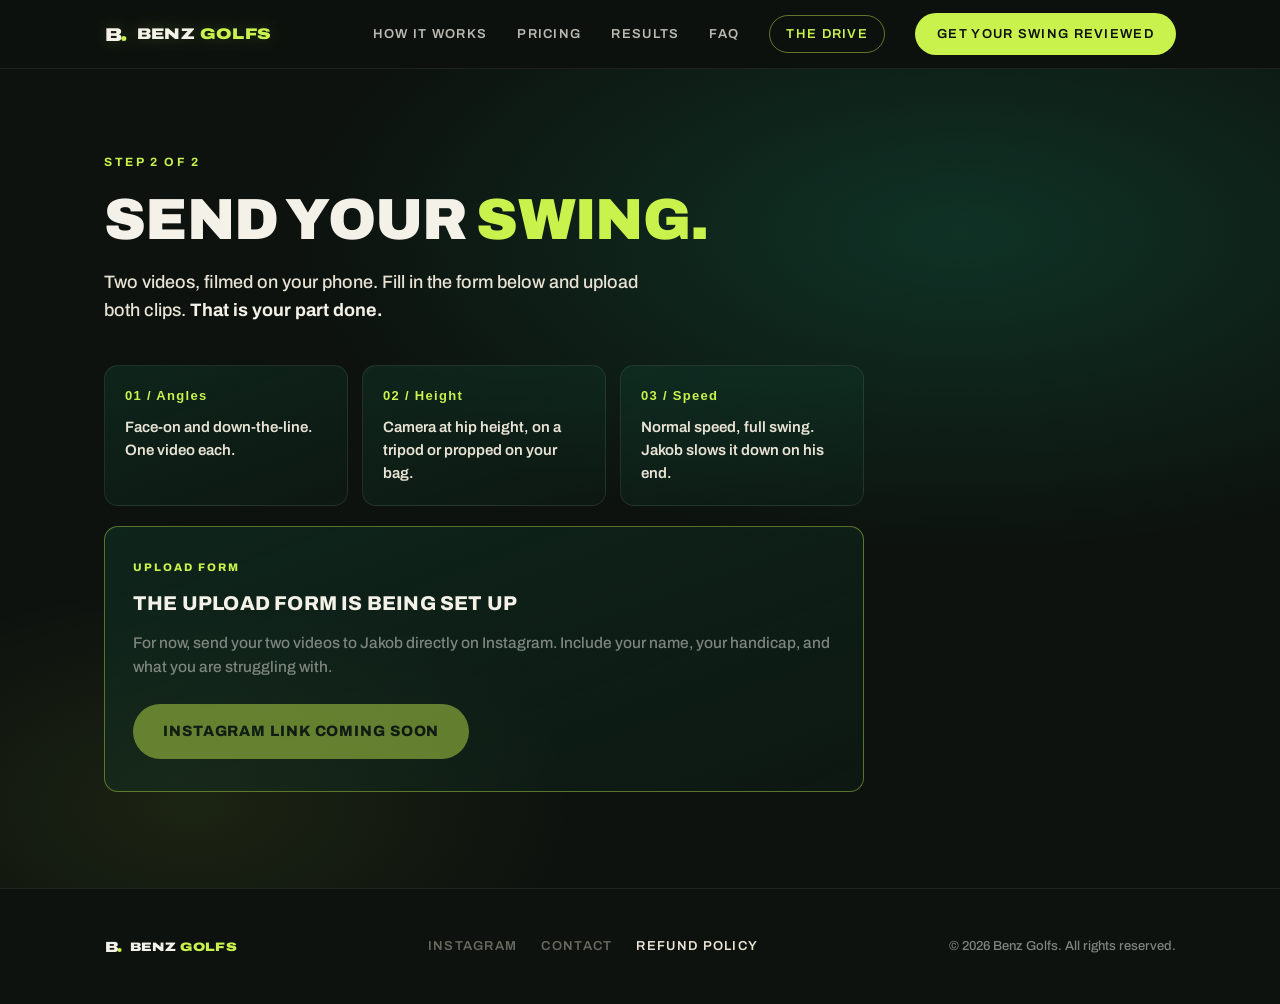
<file: intake/index.html>
<!DOCTYPE html>
<html lang="en">
<head>
<meta charset="UTF-8">
<meta name="viewport" content="width=device-width, initial-scale=1.0">
<title>Send Your Swing | Benz Golfs</title>
<meta name="description" content="Upload your two swing videos for your Benz Golfs breakdown.">
<meta name="robots" content="noindex">
<link rel="icon" type="image/png" href="[data-uri]">
<link rel="preconnect" href="https://fonts.googleapis.com">
<link rel="preconnect" href="https://fonts.gstatic.com" crossorigin>
<link href="https://fonts.googleapis.com/css2?family=Archivo:ital,wght@0,400;0,500;0,600;0,700;0,800;0,900;1,500&family=Archivo+Expanded:wght@700;800;900&display=swap" rel="stylesheet">
<link rel="stylesheet" href="/assets/site.css">
</head>
<body>

<!-- LOGO DEFS -->
<svg width="0" height="0" aria-hidden="true" style="position:absolute">
  <defs>
    <symbol id="bg-lockup" viewBox="0 0 434 88">
      <g transform="translate(0,12)">
        <text x="25" y="49" text-anchor="middle" fill="currentColor" style="font-family:'Archivo Expanded',Archivo,sans-serif;font-weight:900;font-stretch:125%;font-size:48px">B</text>
        <circle cx="51" cy="43.5" r="6.5" fill="var(--accent,#c9f24d)"/>
      </g>
      <text x="84" y="58" style="font-family:'Archivo Expanded',Archivo,sans-serif;font-weight:900;font-stretch:125%;font-size:40px;letter-spacing:1px"><tspan fill="currentColor">BENZ </tspan><tspan fill="var(--golf,#c9f24d)">GOLFS</tspan></text>
    </symbol>
  </defs>
</svg>

<!-- ============ NAV ============ -->
<nav class="topnav">
  <div class="wrap nav-inner">
    <a class="wordmark" href="/" aria-label="Benz Golfs"><svg width="168" height="34" style="color:var(--cream);filter:drop-shadow(0 0 8px rgba(201,242,77,0.18))"><use href="#bg-lockup"/></svg></a>
    <div class="nav-links">
      <a href="/#how">How It Works</a>
      <a href="/#offers">Pricing</a>
      <a href="/#proof">Results</a>
      <a href="/#faq">FAQ</a>
      <a href="/drive/" class="drive-link">The Drive</a>
      <a href="/#offers" class="btn btn-volt nav-cta">Get Your Swing Reviewed</a>
    </div>
  </div>
</nav>

<!-- ============ INTAKE ============ -->
<!-- Embeds the Tally intake form (TALLY_INTAKE_FORM_ID in /config.js).
     The product slug from the URL is passed to Tally as a hidden field named "product". -->
<main class="page" id="top">
  <div class="wrap">
    <div class="page-head">
      <span class="eyebrow">Step 2 of 2</span>
      <h1 class="display">Send your <span class="accent">swing.</span></h1>
      <p>Two videos, filmed on your phone. Fill in the form below and upload both clips. <strong>That is your part done.</strong></p>
    </div>

    <div class="film-steps">
      <div class="film-step"><span class="n">01 / Angles</span><p>Face-on and down-the-line. One video each.</p></div>
      <div class="film-step"><span class="n">02 / Height</span><p>Camera at hip height, on a tripod or propped on your bag.</p></div>
      <div class="film-step"><span class="n">03 / Speed</span><p>Normal speed, full swing. Jakob slows it down on his end.</p></div>
    </div>

    <div id="intake-slot"></div>
  </div>
</main>

<!-- ============ FOOTER ============ -->
<footer>
  <div class="wrap foot-inner">
    <a class="wordmark" href="/" aria-label="Benz Golfs"><svg width="133" height="27" style="color:var(--cream)"><use href="#bg-lockup"/></svg></a>
    <div class="foot-links">
      <a data-link="instagram">Instagram</a>
      <a data-link="contact">Contact</a>
      <a href="/#faq">Refund Policy</a>
    </div>
    <span class="small">© 2026 Benz Golfs. All rights reserved.</span>
  </div>
</footer>

<nav class="tabbar" aria-label="Mobile navigation">
  <a href="/"><svg class="tico" viewBox="0 0 24 24" fill="none" stroke-width="2" stroke-linecap="round" stroke-linejoin="round"><path d="M3 11 L12 4 L21 11 M6 10 V20 H18 V10"/></svg><span>Home</span></a>
  <a href="/#offers"><svg class="tico" viewBox="0 0 24 24" fill="none" stroke-width="2" stroke-linecap="round" stroke-linejoin="round"><path d="M12 3 H20 V11 L11 20 L3 12 Z"/><circle cx="16" cy="7" r="1.6"/></svg><span>Pricing</span></a>
  <a href="/drive/" class="drive-tab"><span class="puck"><svg viewBox="0 0 24 24" fill="none"><line x1="7" y1="21" x2="7" y2="3" stroke="#0d120e" stroke-width="2.4" stroke-linecap="round"/><g><rect x="7" y="3" width="5" height="5" fill="#0d120e"/><rect x="12" y="3" width="5" height="5" fill="none" stroke="#0d120e" stroke-width="1.2"/><rect x="7" y="8" width="5" height="5" fill="none" stroke="#0d120e" stroke-width="1.2"/><rect x="12" y="8" width="5" height="5" fill="#0d120e"/></g></svg></span><span>The Drive</span></a>
  <a href="/#proof"><svg class="tico" viewBox="0 0 24 24" fill="none" stroke-width="2" stroke-linecap="round" stroke-linejoin="round"><rect x="3" y="4" width="18" height="14" rx="3"/><path d="M10 8.5 L15 11 L10 13.5 Z"/></svg><span>Results</span></a>
  <a href="/#faq"><svg class="tico" viewBox="0 0 24 24" fill="none" stroke-width="2" stroke-linecap="round" stroke-linejoin="round"><path d="M8.5 9 A3.5 3.5 0 1 1 12 12.7 V14.4"/><circle cx="12" cy="18.4" r="0.8"/></svg><span>FAQ</span></a>
</nav>

<script src="/config.js"></script>
<script src="/assets/site.js"></script>
<script>
(function () {
  var cfg = window.BENZ_CONFIG || {};
  var slot = document.getElementById('intake-slot');
  var formId = (cfg.TALLY_INTAKE_FORM_ID || '').trim();
  var params = new URLSearchParams(window.location.search);
  var product = (params.get('product') || '').toLowerCase().replace(/[^a-z0-9]/g, '');

  if (formId) {
    var wrap = document.createElement('div');
    wrap.className = 'embed';
    var iframe = document.createElement('iframe');
    iframe.src = 'https://tally.so/embed/' + encodeURIComponent(formId) +
      '?alignLeft=1&hideTitle=1&transparentBackground=1&dynamicHeight=1' +
      (product ? '&product=' + encodeURIComponent(product) : '');
    iframe.title = 'Swing intake form';
    iframe.height = '900';
    iframe.setAttribute('loading', 'lazy');
    wrap.appendChild(iframe);
    slot.appendChild(wrap);
    var s = document.createElement('script');
    s.src = 'https://tally.so/widgets/embed.js';
    document.body.appendChild(s);
    return;
  }

  /* Fallback: the form is not set up yet. */
  var ig = (cfg.INSTAGRAM_URL || '').trim();
  var card = document.createElement('div');
  card.className = 'panel fallback';
  card.innerHTML =
    '<span class="placeholder-tag">Upload form</span>' +
    '<h2>The upload form is being set up</h2>' +
    '<p>For now, send your two videos to Jakob directly on Instagram. Include your name, your handicap, and what you are struggling with.</p>' +
    '<div class="actions"><a class="btn btn-volt" id="intake-ig">Message Jakob on Instagram</a></div>';
  slot.appendChild(card);
  var a = document.getElementById('intake-ig');
  if (ig) { a.setAttribute('href', ig); a.setAttribute('target', '_blank'); a.setAttribute('rel', 'noopener'); }
  else { a.classList.add('is-disabled'); a.setAttribute('aria-disabled', 'true'); a.textContent = 'Instagram link coming soon'; }
})();
</script>
</body>
</html>
</file>
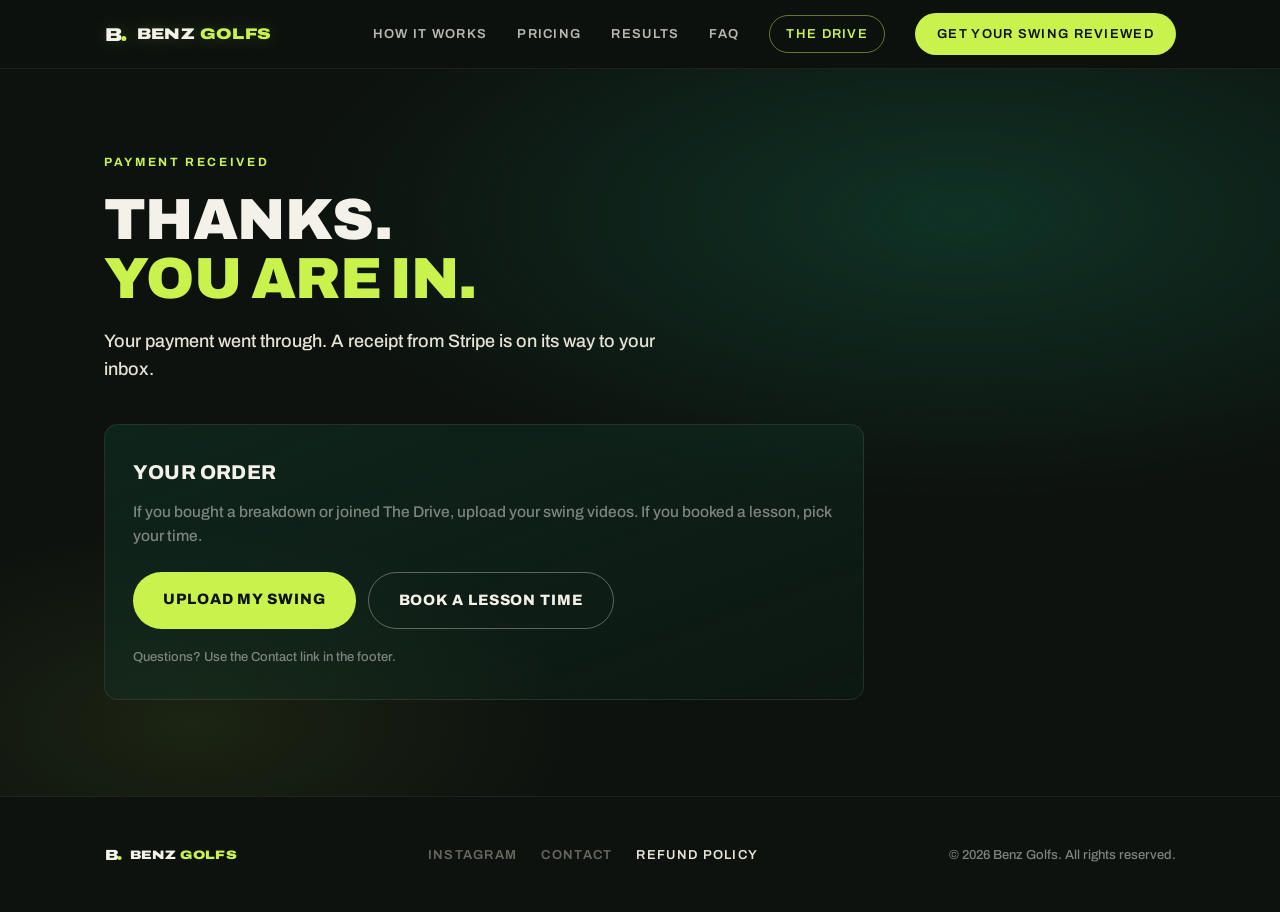
<file: thanks/index.html>
<!DOCTYPE html>
<html lang="en">
<head>
<meta charset="UTF-8">
<meta name="viewport" content="width=device-width, initial-scale=1.0">
<title>Thank You | Benz Golfs</title>
<meta name="description" content="Payment received. Here is what happens next.">
<meta name="robots" content="noindex">
<link rel="icon" type="image/png" href="[data-uri]">
<link rel="preconnect" href="https://fonts.googleapis.com">
<link rel="preconnect" href="https://fonts.gstatic.com" crossorigin>
<link href="https://fonts.googleapis.com/css2?family=Archivo:ital,wght@0,400;0,500;0,600;0,700;0,800;0,900;1,500&family=Archivo+Expanded:wght@700;800;900&display=swap" rel="stylesheet">
<link rel="stylesheet" href="/assets/site.css">
</head>
<body>

<!-- LOGO DEFS -->
<svg width="0" height="0" aria-hidden="true" style="position:absolute">
  <defs>
    <symbol id="bg-lockup" viewBox="0 0 434 88">
      <g transform="translate(0,12)">
        <text x="25" y="49" text-anchor="middle" fill="currentColor" style="font-family:'Archivo Expanded',Archivo,sans-serif;font-weight:900;font-stretch:125%;font-size:48px">B</text>
        <circle cx="51" cy="43.5" r="6.5" fill="var(--accent,#c9f24d)"/>
      </g>
      <text x="84" y="58" style="font-family:'Archivo Expanded',Archivo,sans-serif;font-weight:900;font-stretch:125%;font-size:40px;letter-spacing:1px"><tspan fill="currentColor">BENZ </tspan><tspan fill="var(--golf,#c9f24d)">GOLFS</tspan></text>
    </symbol>
  </defs>
</svg>

<!-- ============ NAV ============ -->
<nav class="topnav">
  <div class="wrap nav-inner">
    <a class="wordmark" href="/" aria-label="Benz Golfs"><svg width="168" height="34" style="color:var(--cream);filter:drop-shadow(0 0 8px rgba(201,242,77,0.18))"><use href="#bg-lockup"/></svg></a>
    <div class="nav-links">
      <a href="/#how">How It Works</a>
      <a href="/#offers">Pricing</a>
      <a href="/#proof">Results</a>
      <a href="/#faq">FAQ</a>
      <a href="/drive/" class="drive-link">The Drive</a>
      <a href="/#offers" class="btn btn-volt nav-cta">Get Your Swing Reviewed</a>
    </div>
  </div>
</nav>

<!-- ============ THANK YOU ============ -->
<!-- Stripe sends customers here after payment with ?product=breakdown|demo|zoom30|zoom60|standard|premium -->
<main class="page" id="top">
  <div class="wrap">
    <div class="page-head">
      <span class="eyebrow">Payment received</span>
      <h1 class="display">Thanks.<br><span class="accent">You are in.</span></h1>
      <p>Your payment went through. A receipt from Stripe is on its way to your inbox.</p>
    </div>

    <div class="panel">
      <h2 id="ty-product">Your order</h2>
      <p id="ty-next">Here is the one thing to do next.</p>
      <div class="actions" id="ty-actions">
        <a class="btn btn-volt" id="ty-cta" href="/intake/">Upload My Swing</a>
      </div>
      <p class="meta">Questions? Use the Contact link in the footer.</p>
    </div>
  </div>
</main>

<!-- ============ FOOTER ============ -->
<footer>
  <div class="wrap foot-inner">
    <a class="wordmark" href="/" aria-label="Benz Golfs"><svg width="133" height="27" style="color:var(--cream)"><use href="#bg-lockup"/></svg></a>
    <div class="foot-links">
      <a data-link="instagram">Instagram</a>
      <a data-link="contact">Contact</a>
      <a href="/#faq">Refund Policy</a>
    </div>
    <span class="small">© 2026 Benz Golfs. All rights reserved.</span>
  </div>
</footer>

<nav class="tabbar" aria-label="Mobile navigation">
  <a href="/"><svg class="tico" viewBox="0 0 24 24" fill="none" stroke-width="2" stroke-linecap="round" stroke-linejoin="round"><path d="M3 11 L12 4 L21 11 M6 10 V20 H18 V10"/></svg><span>Home</span></a>
  <a href="/#offers"><svg class="tico" viewBox="0 0 24 24" fill="none" stroke-width="2" stroke-linecap="round" stroke-linejoin="round"><path d="M12 3 H20 V11 L11 20 L3 12 Z"/><circle cx="16" cy="7" r="1.6"/></svg><span>Pricing</span></a>
  <a href="/drive/" class="drive-tab"><span class="puck"><svg viewBox="0 0 24 24" fill="none"><line x1="7" y1="21" x2="7" y2="3" stroke="#0d120e" stroke-width="2.4" stroke-linecap="round"/><g><rect x="7" y="3" width="5" height="5" fill="#0d120e"/><rect x="12" y="3" width="5" height="5" fill="none" stroke="#0d120e" stroke-width="1.2"/><rect x="7" y="8" width="5" height="5" fill="none" stroke="#0d120e" stroke-width="1.2"/><rect x="12" y="8" width="5" height="5" fill="#0d120e"/></g></svg></span><span>The Drive</span></a>
  <a href="/#proof"><svg class="tico" viewBox="0 0 24 24" fill="none" stroke-width="2" stroke-linecap="round" stroke-linejoin="round"><rect x="3" y="4" width="18" height="14" rx="3"/><path d="M10 8.5 L15 11 L10 13.5 Z"/></svg><span>Results</span></a>
  <a href="/#faq"><svg class="tico" viewBox="0 0 24 24" fill="none" stroke-width="2" stroke-linecap="round" stroke-linejoin="round"><path d="M8.5 9 A3.5 3.5 0 1 1 12 12.7 V14.4"/><circle cx="12" cy="18.4" r="0.8"/></svg><span>FAQ</span></a>
</nav>

<script src="/config.js"></script>
<script src="/assets/site.js"></script>
<script>
(function () {
  var params = new URLSearchParams(window.location.search);
  var slug = (params.get('product') || '').toLowerCase();
  var copy = {
    breakdown: {
      product: 'Swing Breakdown, $35',
      next: 'Upload your two swing videos now. Your breakdown lands within 72 hours of the videos arriving.',
      cta: 'Upload My Swing', href: '/intake/?product=breakdown'
    },
    demo: {
      product: 'Breakdown + On-Course Demo, $89',
      next: 'Upload your two swing videos now. Your breakdown lands within 72 hours. The on-course demo footage can take a couple of extra days because Jakob films it personally.',
      cta: 'Upload My Swing', href: '/intake/?product=demo'
    },
    zoom30: {
      product: 'Live 1-on-1 Lesson, 30 minutes, $65',
      next: 'Pick a time for your lesson. You will get a Zoom link in the booking confirmation.',
      cta: 'Book My Time', href: '/book/?product=zoom30'
    },
    zoom60: {
      product: 'Live 1-on-1 Lesson, 60 minutes, $110',
      next: 'Pick a time for your lesson. You will get a Zoom link in the booking confirmation.',
      cta: 'Book My Time', href: '/book/?product=zoom60'
    },
    standard: {
      product: 'Drive Standard, $59 per month',
      next: 'Upload your two swing videos for your placement breakdown. You will get your starting hole, your biggest fault, and your first drill block.',
      cta: 'Upload My Swing', href: '/intake/?product=standard'
    },
    premium: {
      product: 'Drive Premium, $99 per month',
      next: 'Upload your two swing videos for your placement breakdown. Jakob will reach out to schedule your first live lesson once your placement is done.',
      cta: 'Upload My Swing', href: '/intake/?product=premium'
    }
  };
  var c = copy[slug];
  var elProduct = document.getElementById('ty-product');
  var elNext = document.getElementById('ty-next');
  var elCta = document.getElementById('ty-cta');
  var elActions = document.getElementById('ty-actions');
  if (c) {
    elProduct.textContent = c.product;
    elNext.textContent = c.next;
    elCta.textContent = c.cta;
    elCta.setAttribute('href', c.href);
  } else {
    elNext.textContent = 'If you bought a breakdown or joined The Drive, upload your swing videos. If you booked a lesson, pick your time.';
    var b = document.createElement('a');
    b.className = 'btn btn-ghost';
    b.textContent = 'Book a Lesson Time';
    b.setAttribute('href', '/book/');
    elActions.appendChild(b);
  }
})();
</script>
</body>
</html>
</file>
<file: assets/site.css>
/* Shared styles for the secondary pages: /thanks/, /intake/, /book/.
   Mirrors the tokens and components in index.html so these pages match the rest of the site. */
:root {
  --ink: #0d120e;
  --pine: #10382a;
  --pine-deep: #0b2a1f;
  --cream: #f4f1e8;
  --cream-dim: #e8e3d4;
  --volt: #c9f24d;
  --volt-dim: #a8d434;
  --gray: #7d857e;
  --radius: 14px;
}
* { margin: 0; padding: 0; box-sizing: border-box; }
html { scroll-behavior: smooth; }
body {
  font-family: 'Archivo', -apple-system, BlinkMacSystemFont, 'Segoe UI', sans-serif;
  background: var(--ink);
  color: var(--cream);
  line-height: 1.55;
  -webkit-font-smoothing: antialiased;
  min-height: 100vh;
  display: flex; flex-direction: column;
}
main { flex-grow: 1; }
.display {
  font-family: 'Archivo Expanded', 'Archivo', sans-serif;
  font-weight: 900;
  text-transform: uppercase;
  letter-spacing: -0.01em;
  line-height: 1.02;
}
.wrap { max-width: 1120px; margin: 0 auto; padding: 0 24px; }
.eyebrow {
  display: inline-block; font-size: 12px; font-weight: 700;
  text-transform: uppercase; letter-spacing: 0.22em;
  color: var(--volt); margin-bottom: 18px;
}
.btn {
  display: inline-block; font-family: 'Archivo', sans-serif; font-weight: 800; font-size: 15px;
  text-transform: uppercase; letter-spacing: 0.06em;
  text-decoration: none; padding: 16px 30px; border-radius: 999px;
  transition: transform .15s ease, box-shadow .15s ease;
  cursor: pointer; border: none; text-align: center;
}
.btn:hover { transform: translateY(-2px); }
.btn-volt { background: var(--volt); color: var(--ink); }
.btn-volt:hover { box-shadow: 0 8px 28px rgba(201,242,77,0.35); }
.btn-ghost { background: transparent; color: var(--cream); border: 1.5px solid rgba(244,241,232,0.35); }
.btn-ghost:hover { border-color: var(--cream); }
.btn.is-disabled, .btn.is-disabled:hover { opacity: 0.45; cursor: not-allowed; transform: none; box-shadow: none; }

/* ---------- NAV ---------- */
nav.topnav {
  position: sticky; top: 0; z-index: 50;
  background: rgba(13,18,14,0.88);
  backdrop-filter: blur(12px);
  border-bottom: 1px solid rgba(244,241,232,0.08);
}
.nav-inner { display: flex; align-items: center; justify-content: space-between; height: 68px; }
.wordmark { display: flex; align-items: center; text-decoration: none; }
.nav-links { display: flex; align-items: center; gap: 30px; }
.nav-links a {
  color: var(--cream); text-decoration: none; font-size: 13px; font-weight: 600;
  text-transform: uppercase; letter-spacing: 0.1em; opacity: 0.75; transition: opacity .15s;
}
.nav-links a:hover { opacity: 1; }
.nav-links a.nav-cta { color: var(--ink); opacity: 1; }
.nav-cta { padding: 11px 22px; font-size: 12px; }
.nav-links a.drive-link { color: var(--volt); opacity: 1; border: 1.5px solid rgba(201,242,77,0.45); padding: 8px 16px; border-radius: 999px; }
@media (max-width: 760px) { .nav-links { display: none; } }

/* ---------- PAGE ---------- */
.page {
  position: relative;
  background:
    radial-gradient(ellipse 80% 60% at 75% 20%, rgba(16,56,42,0.85), transparent 65%),
    radial-gradient(ellipse 50% 45% at 15% 90%, rgba(201,242,77,0.08), transparent 60%),
    var(--ink);
  padding: 80px 0 96px;
}
.page-head { max-width: 680px; margin-bottom: 40px; }
.page-head h1 { font-size: clamp(34px, 5vw, 58px); color: var(--cream); }
.page-head h1 .accent { color: var(--volt); }
.page-head p { margin-top: 20px; font-size: 18px; color: var(--cream-dim); font-weight: 500; max-width: 560px; }
.page-head p strong { color: var(--cream); }

.panel {
  background: linear-gradient(160deg, rgba(16,56,42,0.5), rgba(16,56,42,0.15));
  border: 1px solid rgba(244,241,232,0.09);
  border-radius: var(--radius); padding: 32px 28px;
  max-width: 760px;
}
.panel + .panel { margin-top: 20px; }
.panel h2 { font-size: 20px; font-weight: 800; text-transform: uppercase; letter-spacing: 0.01em; margin-bottom: 12px; }
.panel p { color: var(--gray); font-size: 15.5px; font-weight: 500; }
.panel p strong { color: var(--cream-dim); }
.panel .actions { margin-top: 24px; display: flex; gap: 12px; flex-wrap: wrap; }
.panel .meta { margin-top: 18px; font-size: 13px; color: var(--gray); font-weight: 500; }

/* Filming instructions */
.film-steps { display: grid; grid-template-columns: repeat(3, 1fr); gap: 14px; max-width: 760px; margin-bottom: 20px; }
.film-step {
  background: linear-gradient(160deg, rgba(16,56,42,0.5), rgba(16,56,42,0.15));
  border: 1px solid rgba(244,241,232,0.09);
  border-radius: var(--radius); padding: 20px 20px;
}
.film-step .n { font-family: 'Archivo Expanded', sans-serif; font-weight: 900; font-size: 13px; color: var(--volt); letter-spacing: 0.1em; display: block; margin-bottom: 10px; }
.film-step p { font-size: 15px; font-weight: 600; color: var(--cream-dim); }
@media (max-width: 760px) { .film-steps { grid-template-columns: 1fr; } }

/* Embeds */
.embed { max-width: 760px; border-radius: var(--radius); overflow: hidden; background: rgba(16,56,42,0.2); border: 1px solid rgba(244,241,232,0.09); }
.embed iframe { display: block; width: 100%; border: 0; }

/* Fallback card shown when a config value is empty */
.fallback { border-color: rgba(201,242,77,0.4); }
.fallback .placeholder-tag { font-size: 11px; font-weight: 800; letter-spacing: 0.18em; text-transform: uppercase; color: var(--volt); display: block; margin-bottom: 12px; }

/* ---------- FOOTER ---------- */
footer { padding: 44px 0; border-top: 1px solid rgba(244,241,232,0.08); }
.foot-inner { display: flex; align-items: center; justify-content: space-between; flex-wrap: wrap; gap: 16px; }
.foot-inner .small { font-size: 13px; color: var(--gray); font-weight: 500; }
.foot-links { display: flex; gap: 24px; }
.foot-links a { color: var(--cream-dim); text-decoration: none; font-size: 13px; font-weight: 600; text-transform: uppercase; letter-spacing: 0.1em; }
.foot-links a:hover { color: var(--volt); }
.foot-links a.is-disabled { opacity: 0.4; cursor: not-allowed; }
.foot-links a.is-disabled:hover { color: var(--cream-dim); }

/* ---------- MOBILE TAB BAR ---------- */
.tabbar { display: none; }
@media (max-width: 760px) {
  body { padding-bottom: 92px; }
  .page { padding: 56px 0 64px; }
  .tabbar {
    display: flex; position: fixed; top: auto; bottom: 0; left: 0; right: 0; z-index: 60; border-bottom: none;
    background: rgba(13,18,14,0.97);
    backdrop-filter: blur(14px);
    border-top: 1px solid rgba(244,241,232,0.14);
    padding: 10px 4px calc(10px + env(safe-area-inset-bottom));
    justify-content: space-around; align-items: flex-end;
  }
  .tabbar a {
    display: flex; flex-direction: column; align-items: center; gap: 5px;
    flex: 1; text-decoration: none;
    color: var(--gray); font-size: 10px; font-weight: 700;
    letter-spacing: 0.06em; text-transform: uppercase;
    padding-top: 4px;
  }
  .tabbar a.active { color: var(--cream); }
  .tabbar a .tico { width: 20px; height: 20px; display: block; }
  .tabbar a .tico path, .tabbar a .tico rect, .tabbar a .tico circle { stroke: currentColor; }
  .tabbar .drive-tab { margin-top: -30px; color: var(--cream); }
  .tabbar .drive-tab .puck {
    width: 56px; height: 56px; border-radius: 50%;
    background: var(--volt); border: 4px solid var(--ink);
    display: flex; align-items: center; justify-content: center;
    box-shadow: 0 6px 22px rgba(201,242,77,0.45);
  }
  .tabbar .drive-tab .puck svg { width: 24px; height: 24px; }
}
</file>
